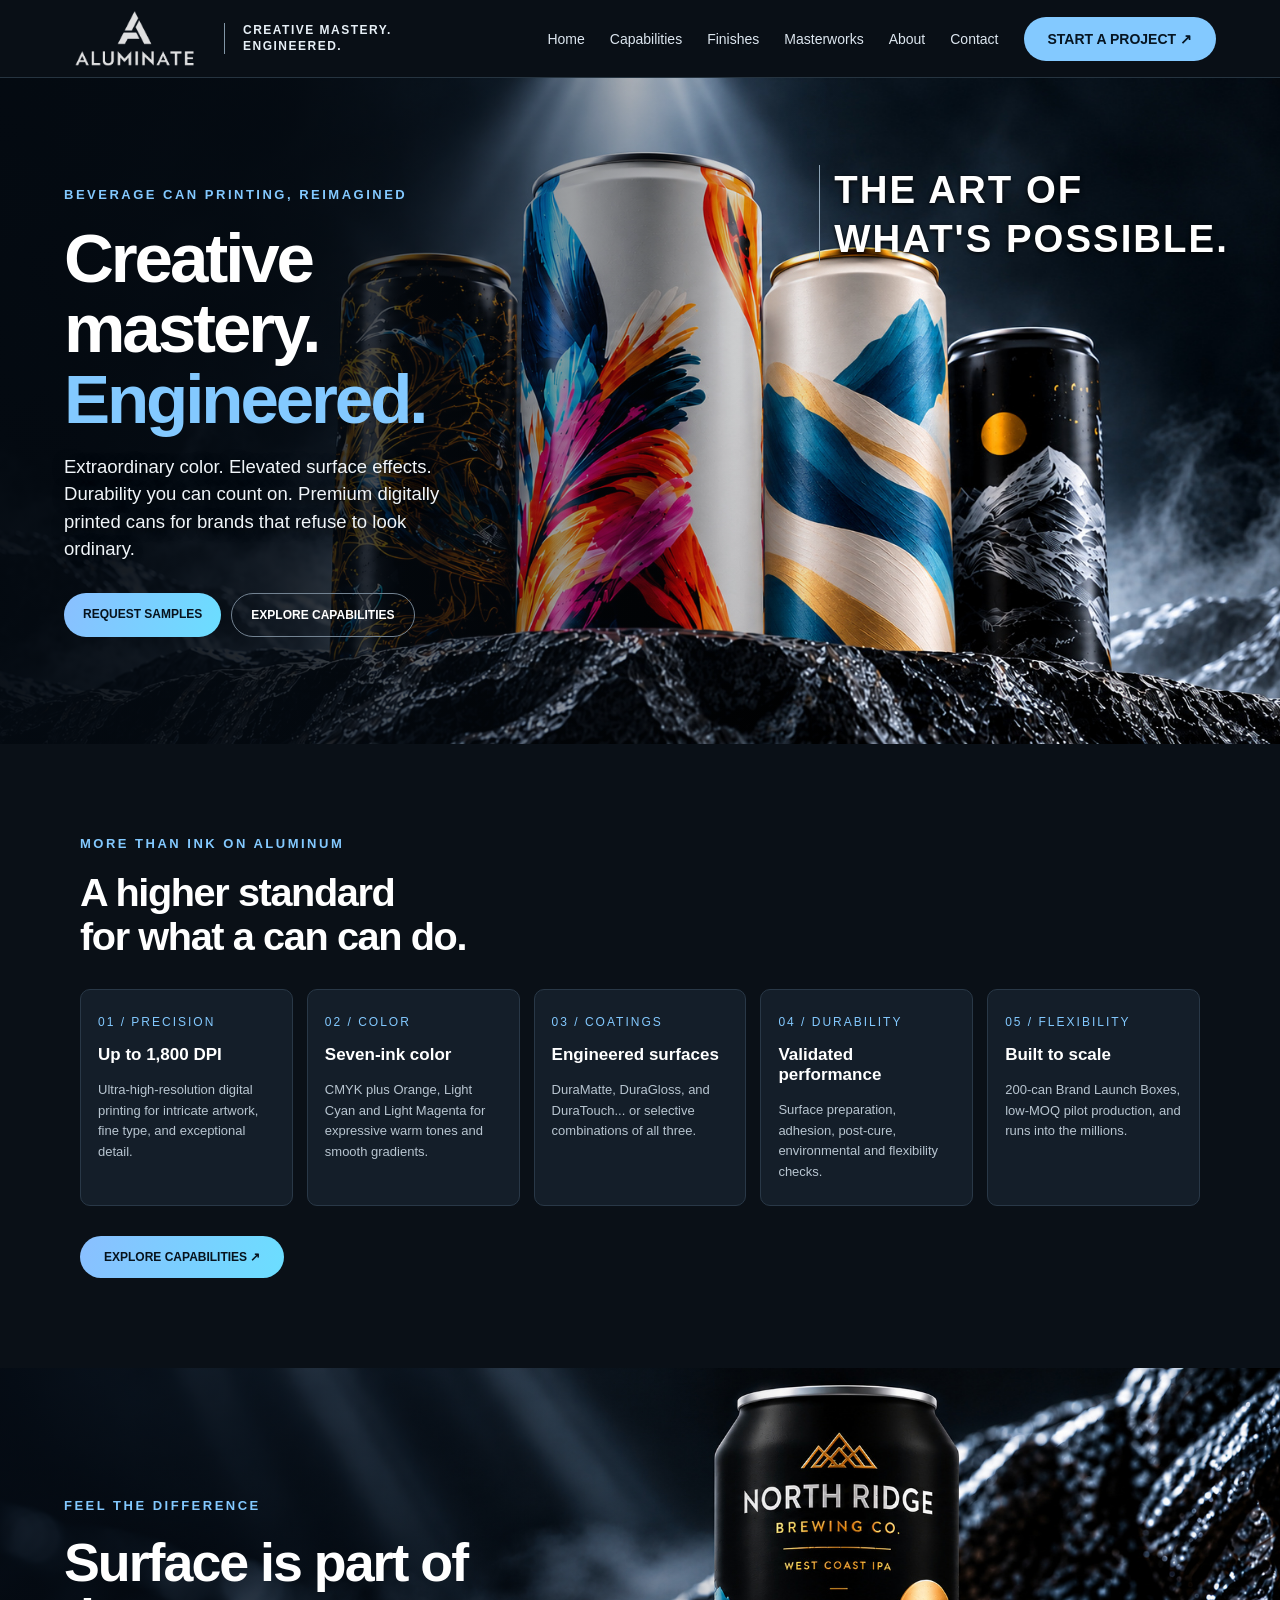
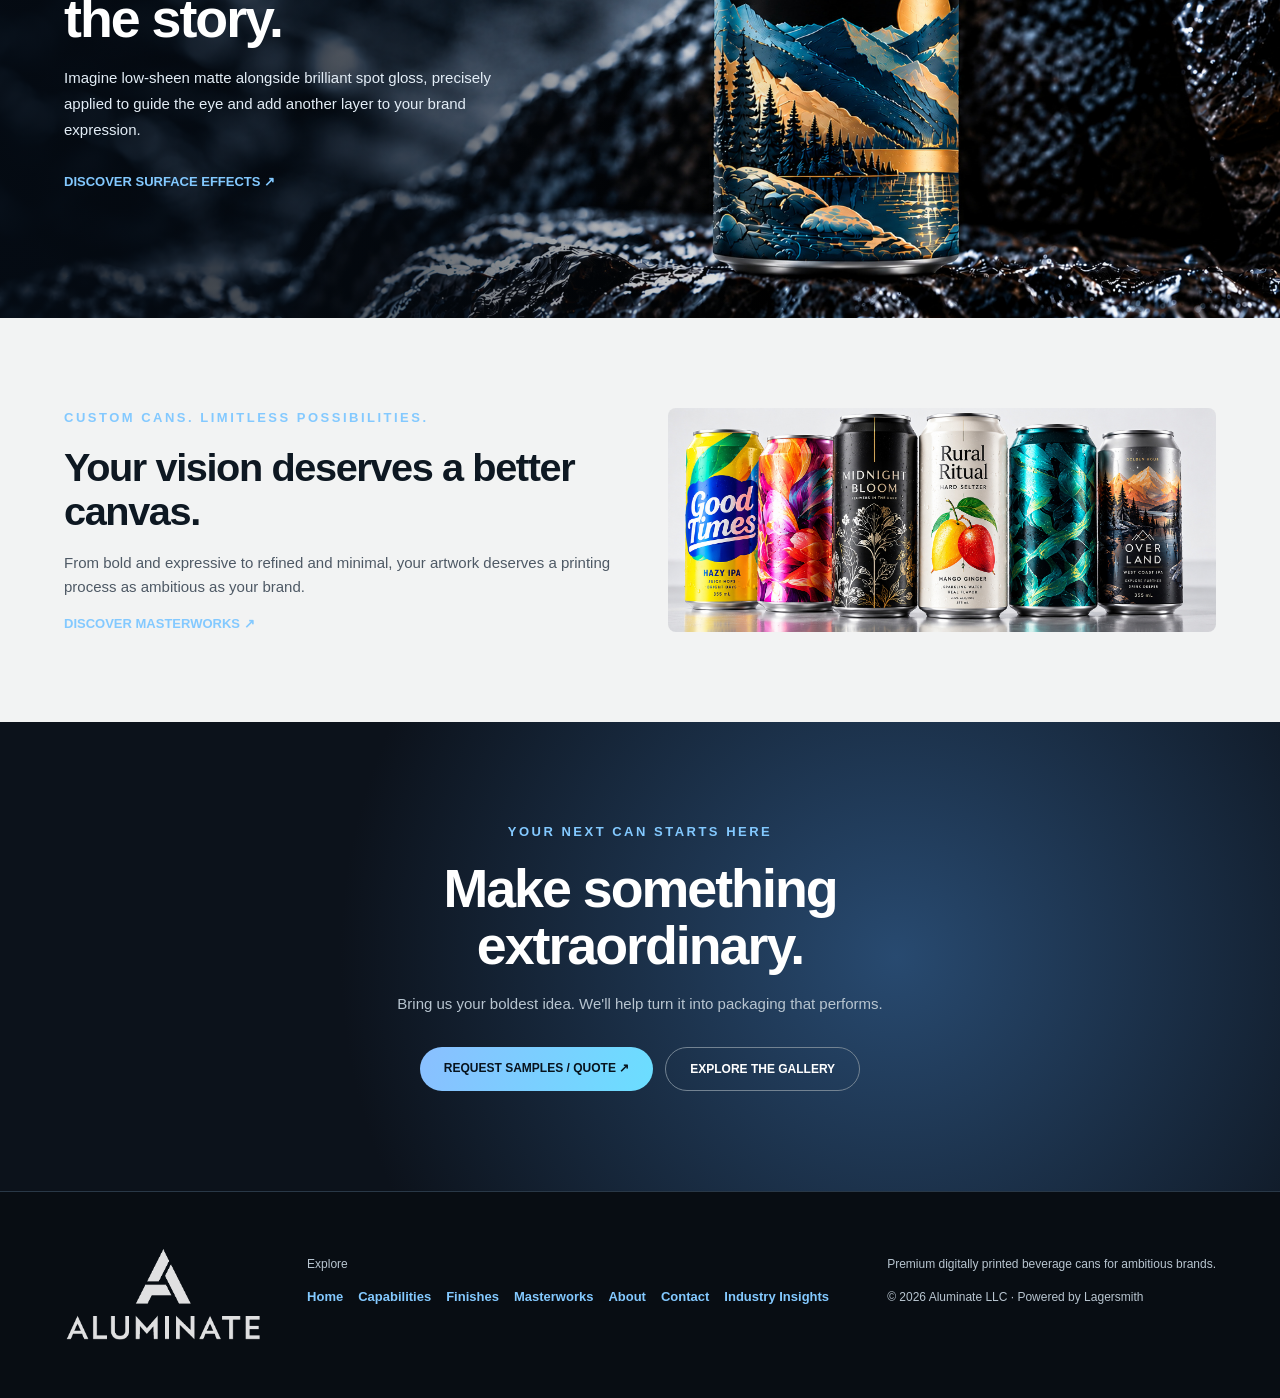
<file: index.html>
<!DOCTYPE html>

<html lang="en"><head><meta charset="utf-8"/><meta content="width=device-width,initial-scale=1" name="viewport"/><meta content="#0a1017" name="theme-color"/><meta content="Premium digitally printed aluminum beverage cans with exceptional color, DuraMatte, DuraGloss and DuraTouch finishes. Explore Aluminate can printing." name="description"/><title>Premium Digitally Printed Beverage Cans | Aluminate</title><link href="/style.css" rel="stylesheet"/><link href="https://aluminatecans.com/" rel="canonical"/><meta content="website" property="og:type"/><meta content="Aluminate" property="og:site_name"/><meta content="Premium Digitally Printed Beverage Cans | Aluminate" property="og:title"/><meta content="Premium digitally printed aluminum beverage cans with exceptional color, DuraMatte, DuraGloss and DuraTouch finishes. Explore Aluminate can printing." property="og:description"/><meta content="https://aluminatecans.com/" property="og:url"/><meta content="https://aluminatecans.com/hero-v14.jpg" property="og:image"/><meta content="summary_large_image" name="twitter:card"/><meta content="Premium Digitally Printed Beverage Cans | Aluminate" name="twitter:title"/><meta content="Premium digitally printed aluminum beverage cans with exceptional color, DuraMatte, DuraGloss and DuraTouch finishes. Explore Aluminate can printing." name="twitter:description"/><meta content="https://aluminatecans.com/hero-v14.jpg" name="twitter:image"/><script type="application/ld+json">{"@context":"https://schema.org","@graph":[{"@type":"Organization","name":"Aluminate","url":"https://aluminatecans.com/","logo":"https://aluminatecans.com/logo-dark.png"},{"@type":"WebSite","name":"Aluminate","url":"https://aluminatecans.com/"},{"@type":"WebPage","name":"Premium Digitally Printed Beverage Cans | Aluminate","url":"https://aluminatecans.com/","description":"Premium digitally printed aluminum beverage cans with exceptional color, DuraMatte, DuraGloss and DuraTouch finishes. Explore Aluminate can printing."}]}</script></head><body data-page="home"><div id="header"></div><main><section aria-label="Aluminate premium printed cans" class="hero hero-v14"><div class="hero-shade"></div><div class="hero-copy"><span class="eyebrow">BEVERAGE CAN PRINTING, REIMAGINED</span><h1>Creative<br/>mastery.<br/><em>Engineered.</em></h1><p>Extraordinary color. Elevated surface effects. Durability you can count on. Premium digitally printed cans for brands that refuse to look ordinary.</p><div class="actions"><a class="btn" href="/contact/">REQUEST SAMPLES</a><a class="btn secondary" href="/capabilities/">EXPLORE CAPABILITIES</a></div></div><div class="hero-artline">THE ART OF<br/>WHAT'S POSSIBLE.</div></section>
<section class="section"><div class="wide"><span class="eyebrow">MORE THAN INK ON ALUMINUM</span><h2>A higher standard<br/>for what a can can do.</h2><div class="grid5 cap-summary-grid"><div class="tile"><span class="number">01 / PRECISION</span><b>Up to 1,800 DPI</b><p>Ultra-high-resolution digital printing for intricate artwork, fine type, and exceptional detail.</p></div><div class="tile"><span class="number">02 / COLOR</span><b>Seven-ink color</b><p>CMYK plus Orange, Light Cyan and Light Magenta for expressive warm tones and smooth gradients.</p></div><div class="tile"><span class="number">03 / COATINGS</span><b>Engineered surfaces</b><p>DuraMatte, DuraGloss, and DuraTouch... or selective combinations of all three.</p></div><div class="tile"><span class="number">04 / DURABILITY</span><b>Validated performance</b><p>Surface preparation, adhesion, post-cure, environmental and flexibility checks.</p></div><div class="tile"><span class="number">05 / FLEXIBILITY</span><b>Built to scale</b><p>200-can Brand Launch Boxes, low-MOQ pilot production, and runs into the millions.</p></div></div><div class="actions"><a class="btn" href="/capabilities/">EXPLORE CAPABILITIES ↗</a></div></div></section>
<section aria-label="Feel the difference" class="feel-v14"><div class="feel-shade"></div><div class="feel-copy"><span class="eyebrow">FEEL THE DIFFERENCE</span><h2>Surface is part of the story.</h2><p>Imagine low-sheen matte alongside brilliant spot gloss, precisely applied to guide the eye and add another layer to your brand expression.</p><a class="link" href="/finishes/">DISCOVER SURFACE EFFECTS ↗</a></div></section>
<section class="section light"><div class="grid2"><div><span class="eyebrow" style="color:#83c9ff">CUSTOM CANS. LIMITLESS POSSIBILITIES.</span><h2>Your vision deserves a better canvas.</h2><p>From bold and expressive to refined and minimal, your artwork deserves a printing process as ambitious as your brand.</p><a class="link" href="/masterworks/">DISCOVER MASTERWORKS ↗</a></div><img alt="Six high-detail creatively printed beverage cans" class="photo" decoding="async" loading="lazy" src="/custom-cans-v14.jpg"/></div></section>
<section class="banner"><span class="eyebrow">YOUR NEXT CAN STARTS HERE</span><h2>Make something<br/>extraordinary.</h2><p>Bring us your boldest idea. We'll help turn it into packaging that performs.</p><div class="actions" style="justify-content:center"><a class="btn" href="/contact/">REQUEST SAMPLES / QUOTE ↗</a><a class="btn secondary" href="/masterworks/">EXPLORE THE GALLERY</a></div></section></main><div id="footer"></div><script src="/site.js"></script></body></html>
</file>
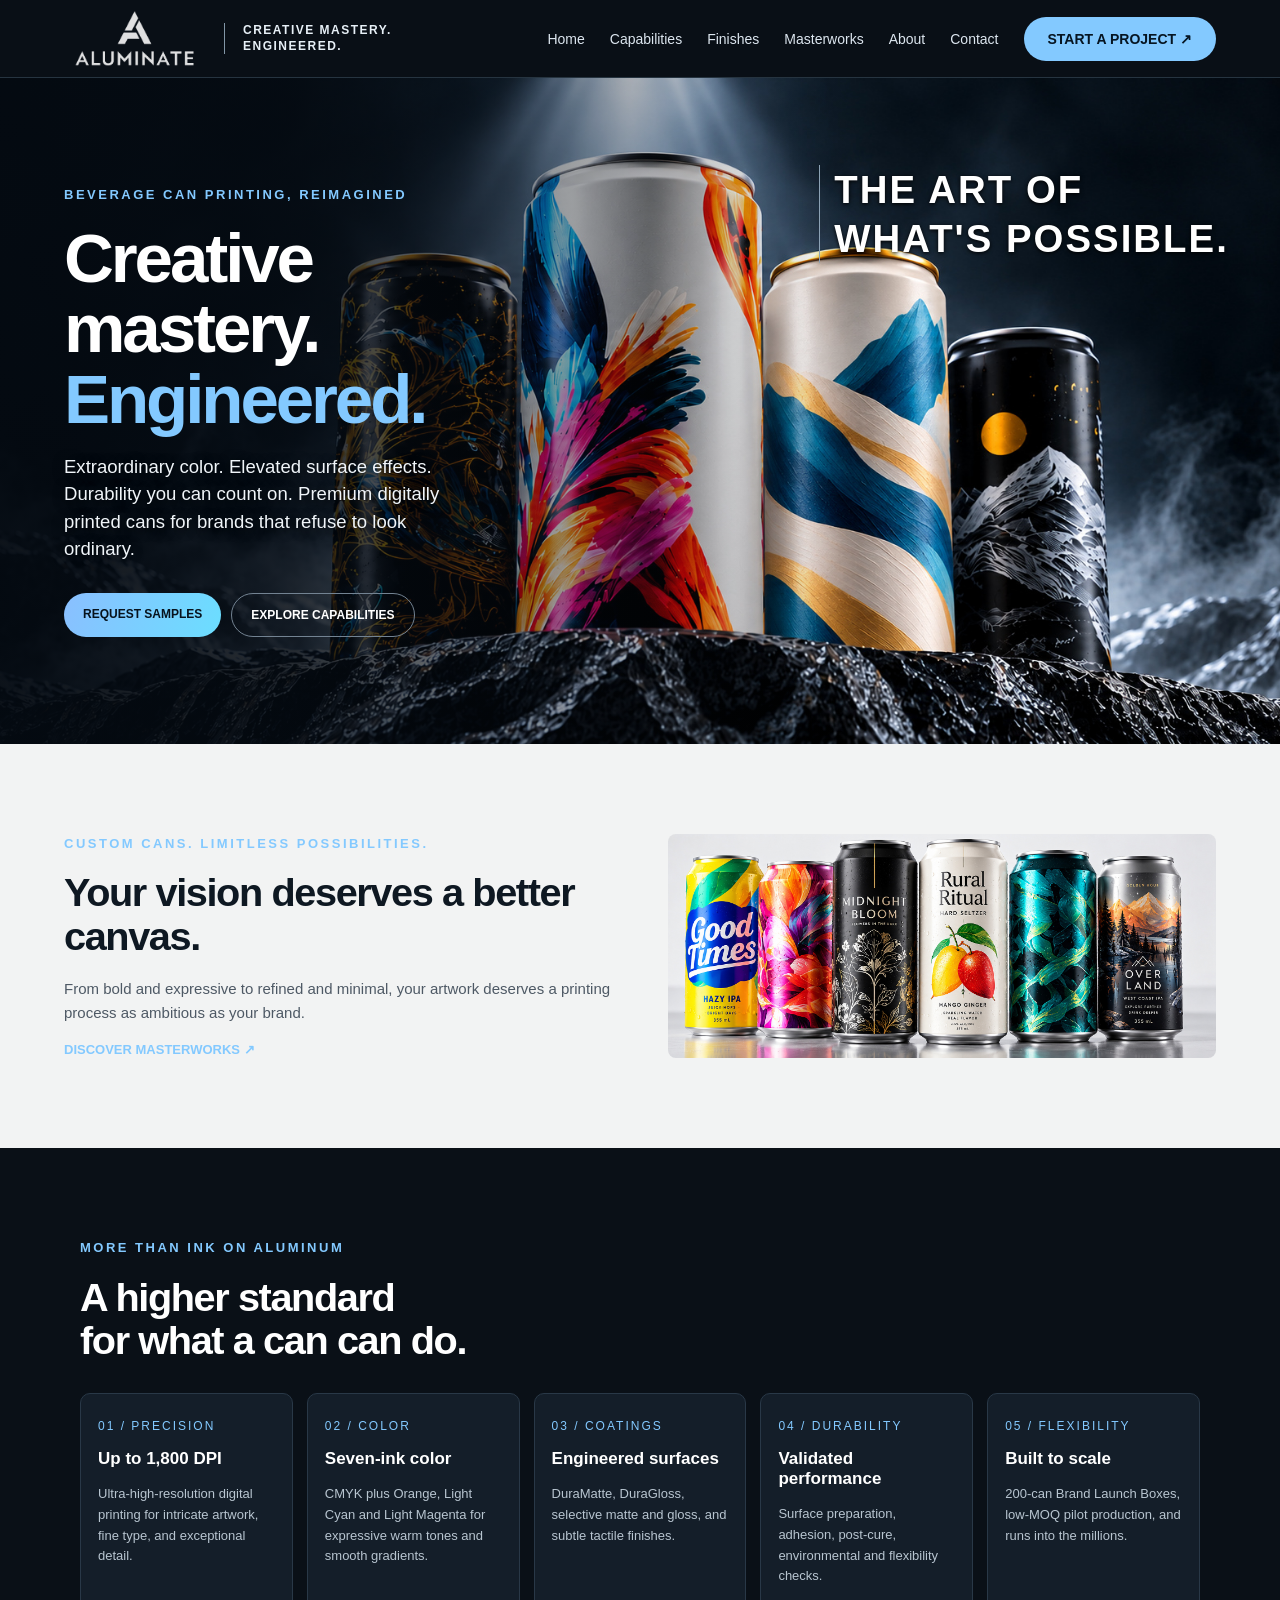
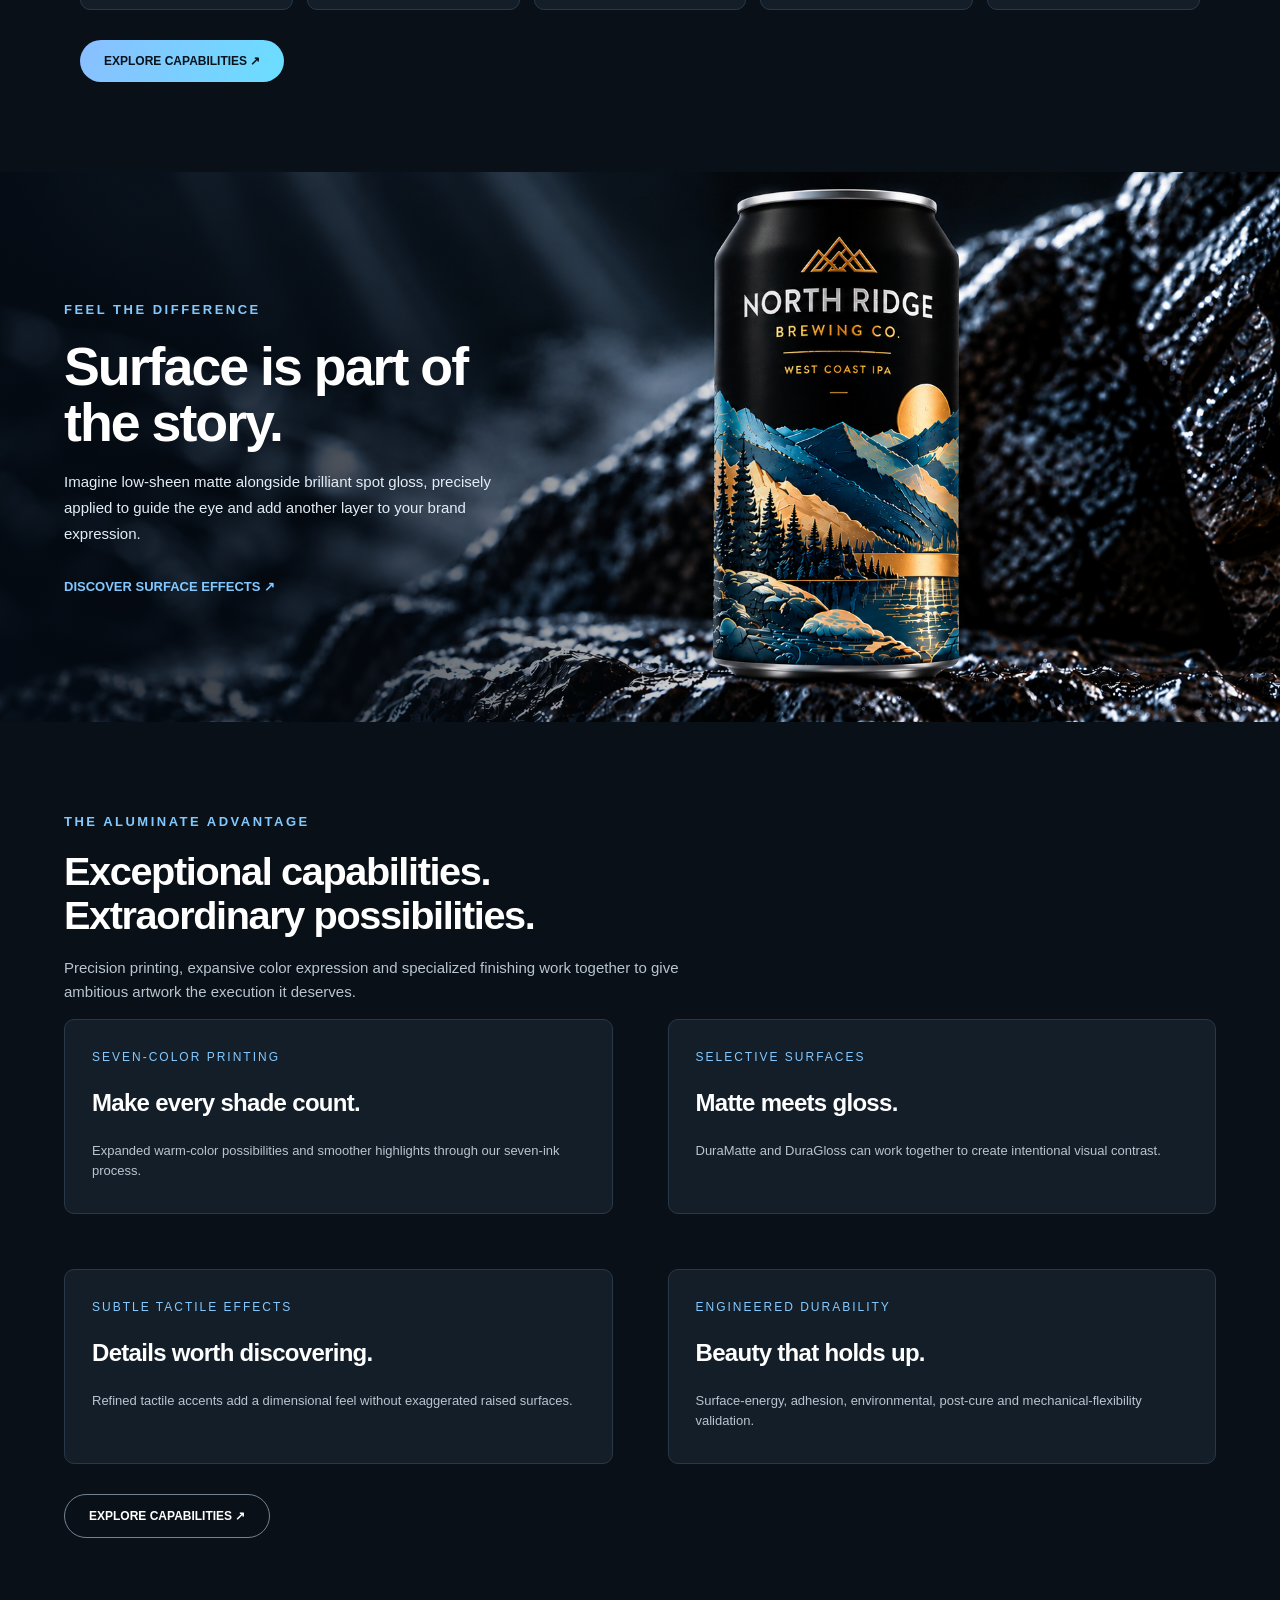
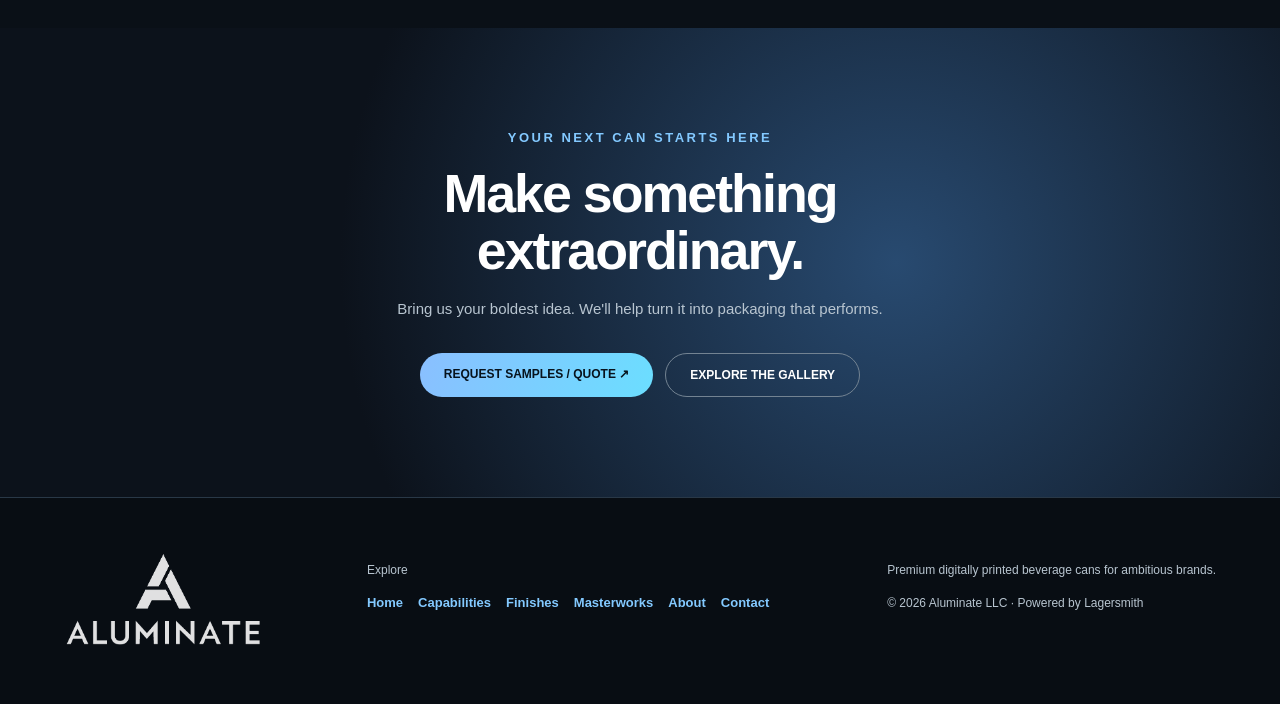
<file: Aluminate_Website_v1.13_Revision_02/index.html>
<!DOCTYPE html>
<html lang="en"><head><meta charset="utf-8"/><meta content="width=device-width,initial-scale=1" name="viewport"/><meta content="#0a1017" name="theme-color"/><meta content="Aluminate premium digital beverage can printing, dimensional finishes, durable decoration and creative freedom." name="description"/><title>Creative Mastery. Engineered. | Aluminate</title><link href="style.css" rel="stylesheet"/></head><body data-page="home"><div id="header"></div><main><section aria-label="Aluminate premium printed cans" class="hero hero-v14"><div class="hero-shade"></div><div class="hero-copy"><span class="eyebrow">BEVERAGE CAN PRINTING, REIMAGINED</span><h1>Creative<br/>mastery.<br/><em>Engineered.</em></h1><p>Extraordinary color. Elevated surface effects. Durability you can count on. Premium digitally printed cans for brands that refuse to look ordinary.</p><div class="actions"><a class="btn" href="contact.html">REQUEST SAMPLES</a><a class="btn secondary" href="capabilities.html">EXPLORE CAPABILITIES</a></div></div><div class="hero-artline">THE ART OF<br/>WHAT'S POSSIBLE.</div></section>
<section class="section light"><div class="grid2"><div><span class="eyebrow" style="color:#83c9ff">CUSTOM CANS. LIMITLESS POSSIBILITIES.</span><h2>Your vision deserves a better canvas.</h2><p>From bold and expressive to refined and minimal, your artwork deserves a printing process as ambitious as your brand.</p><a class="link" href="masterworks.html">DISCOVER MASTERWORKS ↗</a></div><img alt="Six high-detail creatively printed beverage cans" class="photo" src="custom-cans-v14.jpg"/></div></section>
<section class="section"><div class="wide"><span class="eyebrow">MORE THAN INK ON ALUMINUM</span><h2>A higher standard<br/>for what a can can do.</h2><div class="grid5 cap-summary-grid"><div class="tile"><span class="number">01 / PRECISION</span><b>Up to 1,800 DPI</b><p>Ultra-high-resolution digital printing for intricate artwork, fine type, and exceptional detail.</p></div><div class="tile"><span class="number">02 / COLOR</span><b>Seven-ink color</b><p>CMYK plus Orange, Light Cyan and Light Magenta for expressive warm tones and smooth gradients.</p></div><div class="tile"><span class="number">03 / COATINGS</span><b>Engineered surfaces</b><p>DuraMatte, DuraGloss, selective matte and gloss, and subtle tactile finishes.</p></div><div class="tile"><span class="number">04 / DURABILITY</span><b>Validated performance</b><p>Surface preparation, adhesion, post-cure, environmental and flexibility checks.</p></div><div class="tile"><span class="number">05 / FLEXIBILITY</span><b>Built to scale</b><p>200-can Brand Launch Boxes, low-MOQ pilot production, and runs into the millions.</p></div></div><div class="actions"><a class="btn" href="capabilities.html">EXPLORE CAPABILITIES ↗</a></div></div></section>
<section aria-label="Feel the difference" class="feel-v14"><div class="feel-shade"></div><div class="feel-copy"><span class="eyebrow">FEEL THE DIFFERENCE</span><h2>Surface is part of the story.</h2><p>Imagine low-sheen matte alongside brilliant spot gloss, precisely applied to guide the eye and add another layer to your brand expression.</p><a class="link" href="finishes.html">DISCOVER SURFACE EFFECTS ↗</a></div></section>
<section class="section"><span class="eyebrow">THE ALUMINATE ADVANTAGE</span><h2>Exceptional capabilities.<br/>Extraordinary possibilities.</h2><p>Precision printing, expansive color expression and specialized finishing work together to give ambitious artwork the execution it deserves.</p><div class="grid2"><div class="tile technology-card"><span class="number">SEVEN-COLOR PRINTING</span><h3>Make every shade count.</h3><p>Expanded warm-color possibilities and smoother highlights through our seven-ink process.</p></div><div class="tile technology-card"><span class="number">SELECTIVE SURFACES</span><h3>Matte meets gloss.</h3><p>DuraMatte and DuraGloss can work together to create intentional visual contrast.</p></div><div class="tile technology-card"><span class="number">SUBTLE TACTILE EFFECTS</span><h3>Details worth discovering.</h3><p>Refined tactile accents add a dimensional feel without exaggerated raised surfaces.</p></div><div class="tile technology-card"><span class="number">ENGINEERED DURABILITY</span><h3>Beauty that holds up.</h3><p>Surface-energy, adhesion, environmental, post-cure and mechanical-flexibility validation.</p></div></div><div class="actions"><a class="btn secondary" href="capabilities.html">EXPLORE CAPABILITIES ↗</a></div></section><section class="banner"><span class="eyebrow">YOUR NEXT CAN STARTS HERE</span><h2>Make something<br/>extraordinary.</h2><p>Bring us your boldest idea. We'll help turn it into packaging that performs.</p><div class="actions" style="justify-content:center"><a class="btn" href="contact.html">REQUEST SAMPLES / QUOTE ↗</a><a class="btn secondary" href="masterworks.html">EXPLORE THE GALLERY</a></div></section></main><div id="footer"></div><script src="site.js"></script></body></html>
</file>
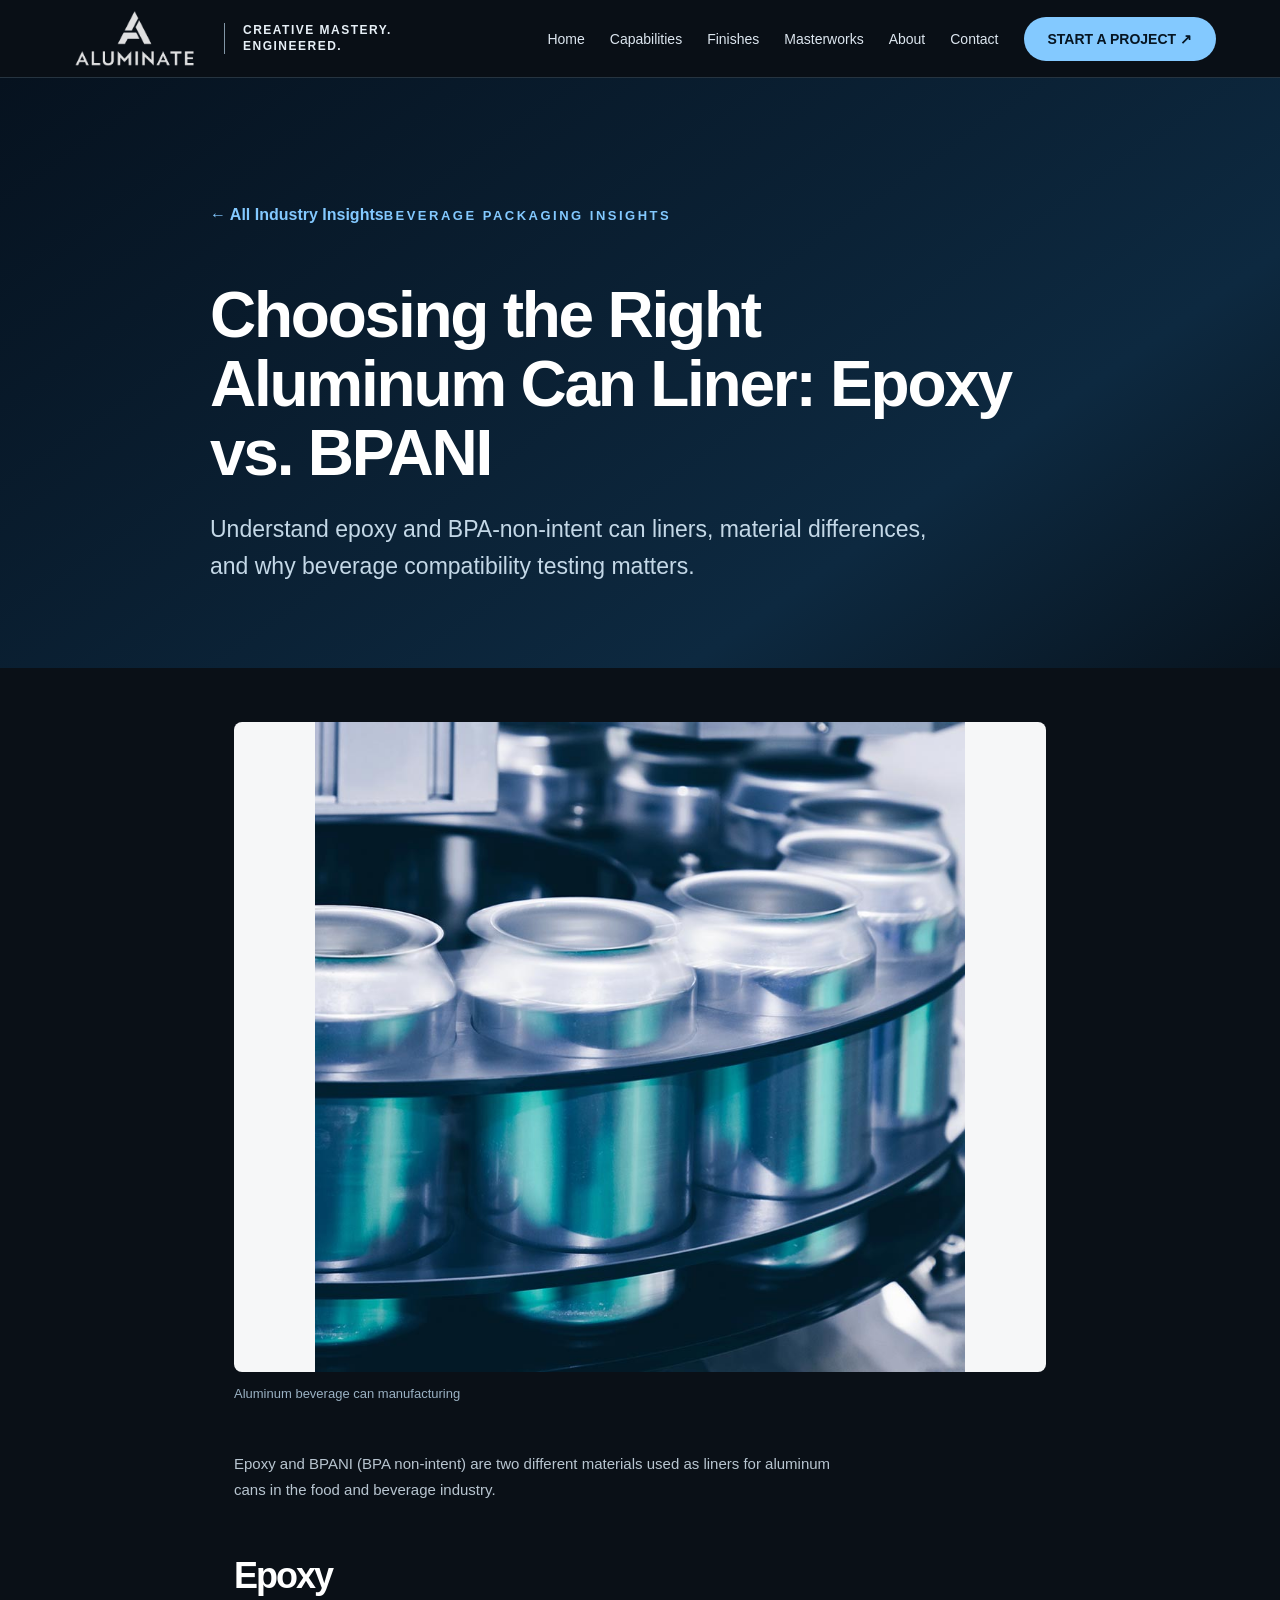
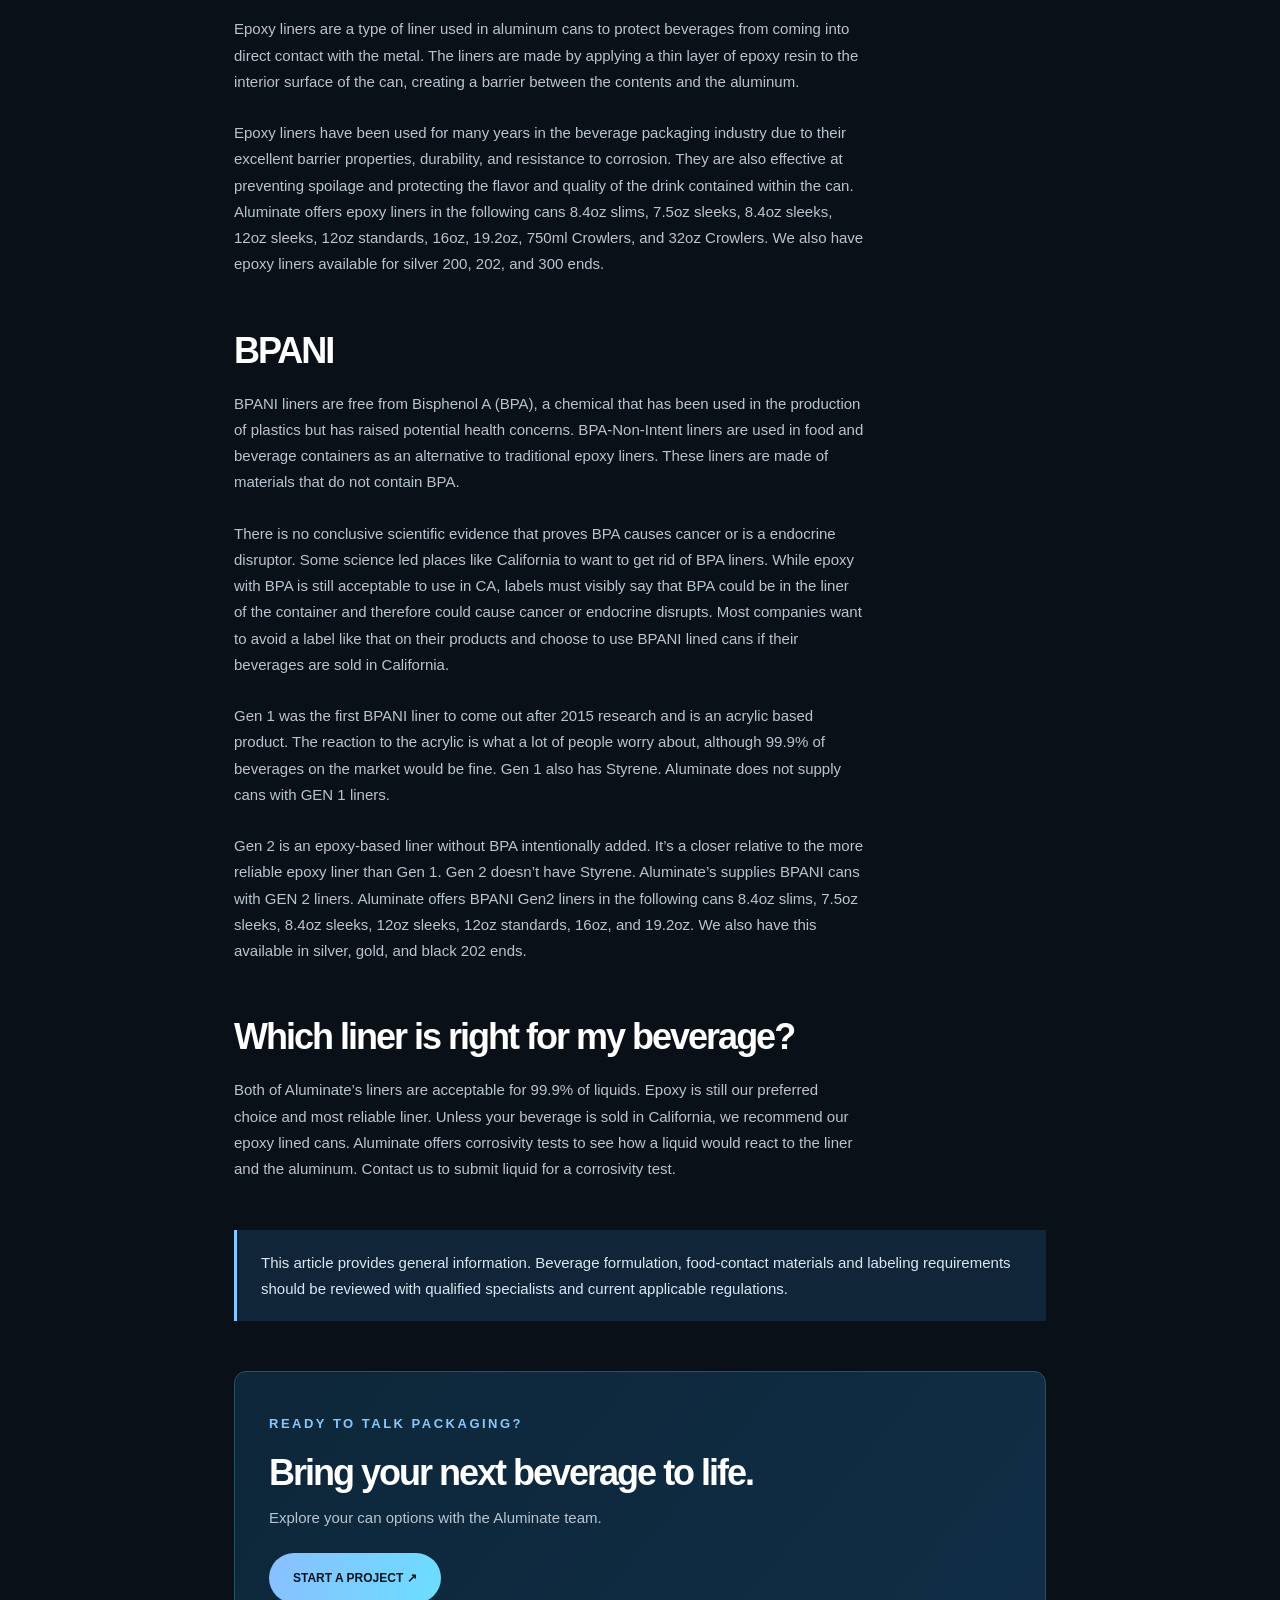
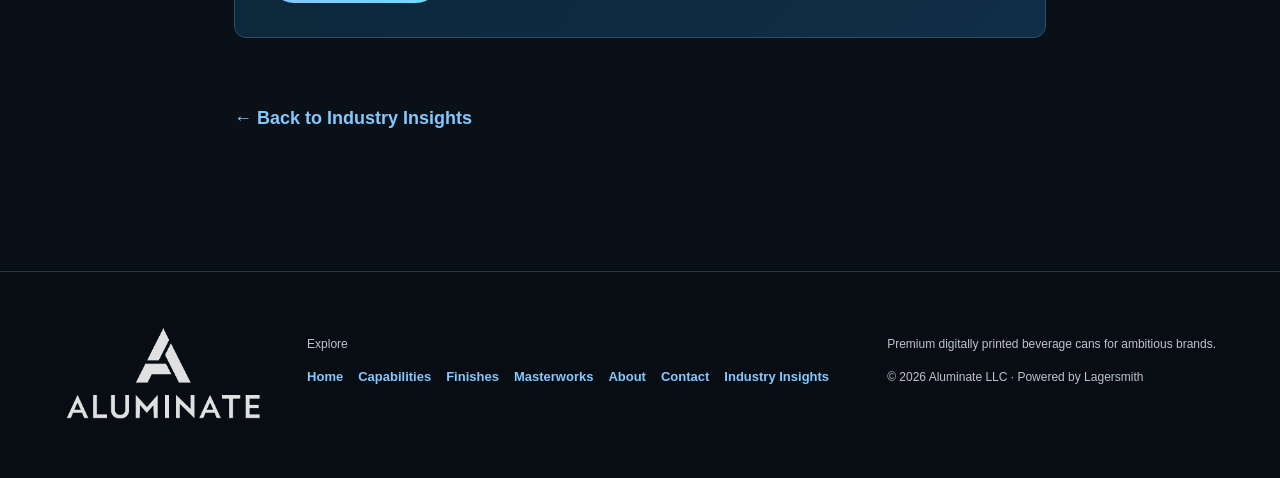
<file: choosing-the-right-aluminum-can-liner/index.html>
<!doctype html><html lang="en"><head><meta charset="utf-8"><meta name="viewport" content="width=device-width,initial-scale=1"><meta name="theme-color" content="#0a1017"><base href="/"><title>Choosing the Right Aluminum Can Liner: Epoxy vs. BPANI | Aluminate</title><meta name="description" content="Compare epoxy and BPANI beverage can liners, learn about Gen 1 and Gen 2 formulations, and explore liner compatibility testing."><link rel="canonical" href="https://aluminatecans.com/choosing-the-right-aluminum-can-liner/"><meta property="og:type" content="article"><meta property="og:title" content="Choosing the Right Aluminum Can Liner: Epoxy vs. BPANI"><meta property="og:description" content="Compare epoxy and BPANI beverage can liners, learn about Gen 1 and Gen 2 formulations, and explore liner compatibility testing."><meta property="og:url" content="https://aluminatecans.com/choosing-the-right-aluminum-can-liner/"><meta property="og:image" content="https://aluminatecans.com/industry-insights/aluminum-can-liner-production.jpg"><meta name="twitter:card" content="summary_large_image"><link rel="stylesheet" href="/style.css"><link rel="stylesheet" href="/insights.css"><script type="application/ld+json">{"@context": "https://schema.org", "@type": "BlogPosting", "headline": "Choosing the Right Aluminum Can Liner: Epoxy vs. BPANI", "description": "Compare epoxy and BPANI beverage can liners, learn about Gen 1 and Gen 2 formulations, and explore liner compatibility testing.", "mainEntityOfPage": {"@type": "WebPage", "@id": "https://aluminatecans.com/choosing-the-right-aluminum-can-liner/"}, "url": "https://aluminatecans.com/choosing-the-right-aluminum-can-liner/", "image": "https://aluminatecans.com/industry-insights/aluminum-can-liner-production.jpg", "author": {"@type": "Organization", "name": "Aluminate"}, "publisher": {"@type": "Organization", "name": "Aluminate", "url": "https://aluminatecans.com"}}</script></head><body data-page="insights"><div id="header"></div><main><section class="article-head"><div class="article-container"><a class="article-back" href="/industry-insights/">← All Industry Insights</a><span class="eyebrow">BEVERAGE PACKAGING INSIGHTS</span><h1>Choosing the Right Aluminum Can Liner: Epoxy vs. BPANI</h1><p class="article-deck">Understand epoxy and BPA-non-intent can liners, material differences, and why beverage compatibility testing matters.</p></div></section><article class="article-container article-body"><figure class="article-figure"><img src="/industry-insights/aluminum-can-liner-production.jpg" alt="Unprinted aluminum beverage cans moving through an industrial can manufacturing line" loading="eager"><figcaption>Aluminum beverage can manufacturing</figcaption></figure><p>Epoxy and BPANI (BPA non-intent) are two different materials used as liners for aluminum cans in the food and beverage industry.</p><h2>Epoxy</h2><p>Epoxy liners are a type of liner used in aluminum cans to protect beverages from coming into direct contact with the metal. The liners are made by applying a thin layer of epoxy resin to the interior surface of the can, creating a barrier between the contents and the aluminum.</p><p>Epoxy liners have been used for many years in the beverage packaging industry due to their excellent barrier properties, durability, and resistance to corrosion. They are also effective at preventing spoilage and protecting the flavor and quality of the drink contained within the can. Aluminate offers epoxy liners in the following cans 8.4oz slims, 7.5oz sleeks, 8.4oz sleeks, 12oz sleeks, 12oz standards, 16oz, 19.2oz, 750ml Crowlers, and 32oz Crowlers. We also have epoxy liners available for silver 200, 202, and 300 ends.</p><h2>BPANI</h2><p>BPANI liners are free from Bisphenol A (BPA), a chemical that has been used in the production of plastics but has raised potential health concerns. BPA-Non-Intent liners are used in food and beverage containers as an alternative to traditional epoxy liners. These liners are made of materials that do not contain BPA.</p><p>There is no conclusive scientific evidence that proves BPA causes cancer or is a endocrine disruptor. Some science led places like California to want to get rid of BPA liners. While epoxy with BPA is still acceptable to use in CA, labels must visibly say that BPA could be in the liner of the container and therefore could cause cancer or endocrine disrupts. Most companies want to avoid a label like that on their products and choose to use BPANI lined cans if their beverages are sold in California.</p><p>Gen 1 was the first BPANI liner to come out after 2015 research and is an acrylic based product. The reaction to the acrylic is what a lot of people worry about, although 99.9% of beverages on the market would be fine. Gen 1 also has Styrene. Aluminate does not supply cans with GEN 1 liners.</p><p>Gen 2 is an epoxy-based liner without BPA intentionally added. It’s a closer relative to the more reliable epoxy liner than Gen 1. Gen 2 doesn’t have Styrene. Aluminate’s supplies BPANI cans with GEN 2 liners. Aluminate offers BPANI Gen2 liners in the following cans 8.4oz slims, 7.5oz sleeks, 8.4oz sleeks, 12oz sleeks, 12oz standards, 16oz, and 19.2oz. We also have this available in silver, gold, and black 202 ends.</p><h2>Which liner is right for my beverage?</h2><p>Both of Aluminate’s liners are acceptable for 99.9% of liquids. Epoxy is still our preferred choice and most reliable liner. Unless your beverage is sold in California, we recommend our epoxy lined cans. Aluminate offers corrosivity tests to see how a liquid would react to the liner and the aluminum. Contact us to submit liquid for a corrosivity test.</p><div class="article-note">This article provides general information. Beverage formulation, food-contact materials and labeling requirements should be reviewed with qualified specialists and current applicable regulations.</div><div class="article-cta"><span class="eyebrow">READY TO TALK PACKAGING?</span><h2>Bring your next beverage to life.</h2><p>Explore your can options with the Aluminate team.</p><a class="btn" href="/contact/">START A PROJECT ↗</a></div><a class="article-back" href="/industry-insights/">← Back to Industry Insights</a></article></main><div id="footer"></div><script src="/site.js"></script></body></html>
</file>
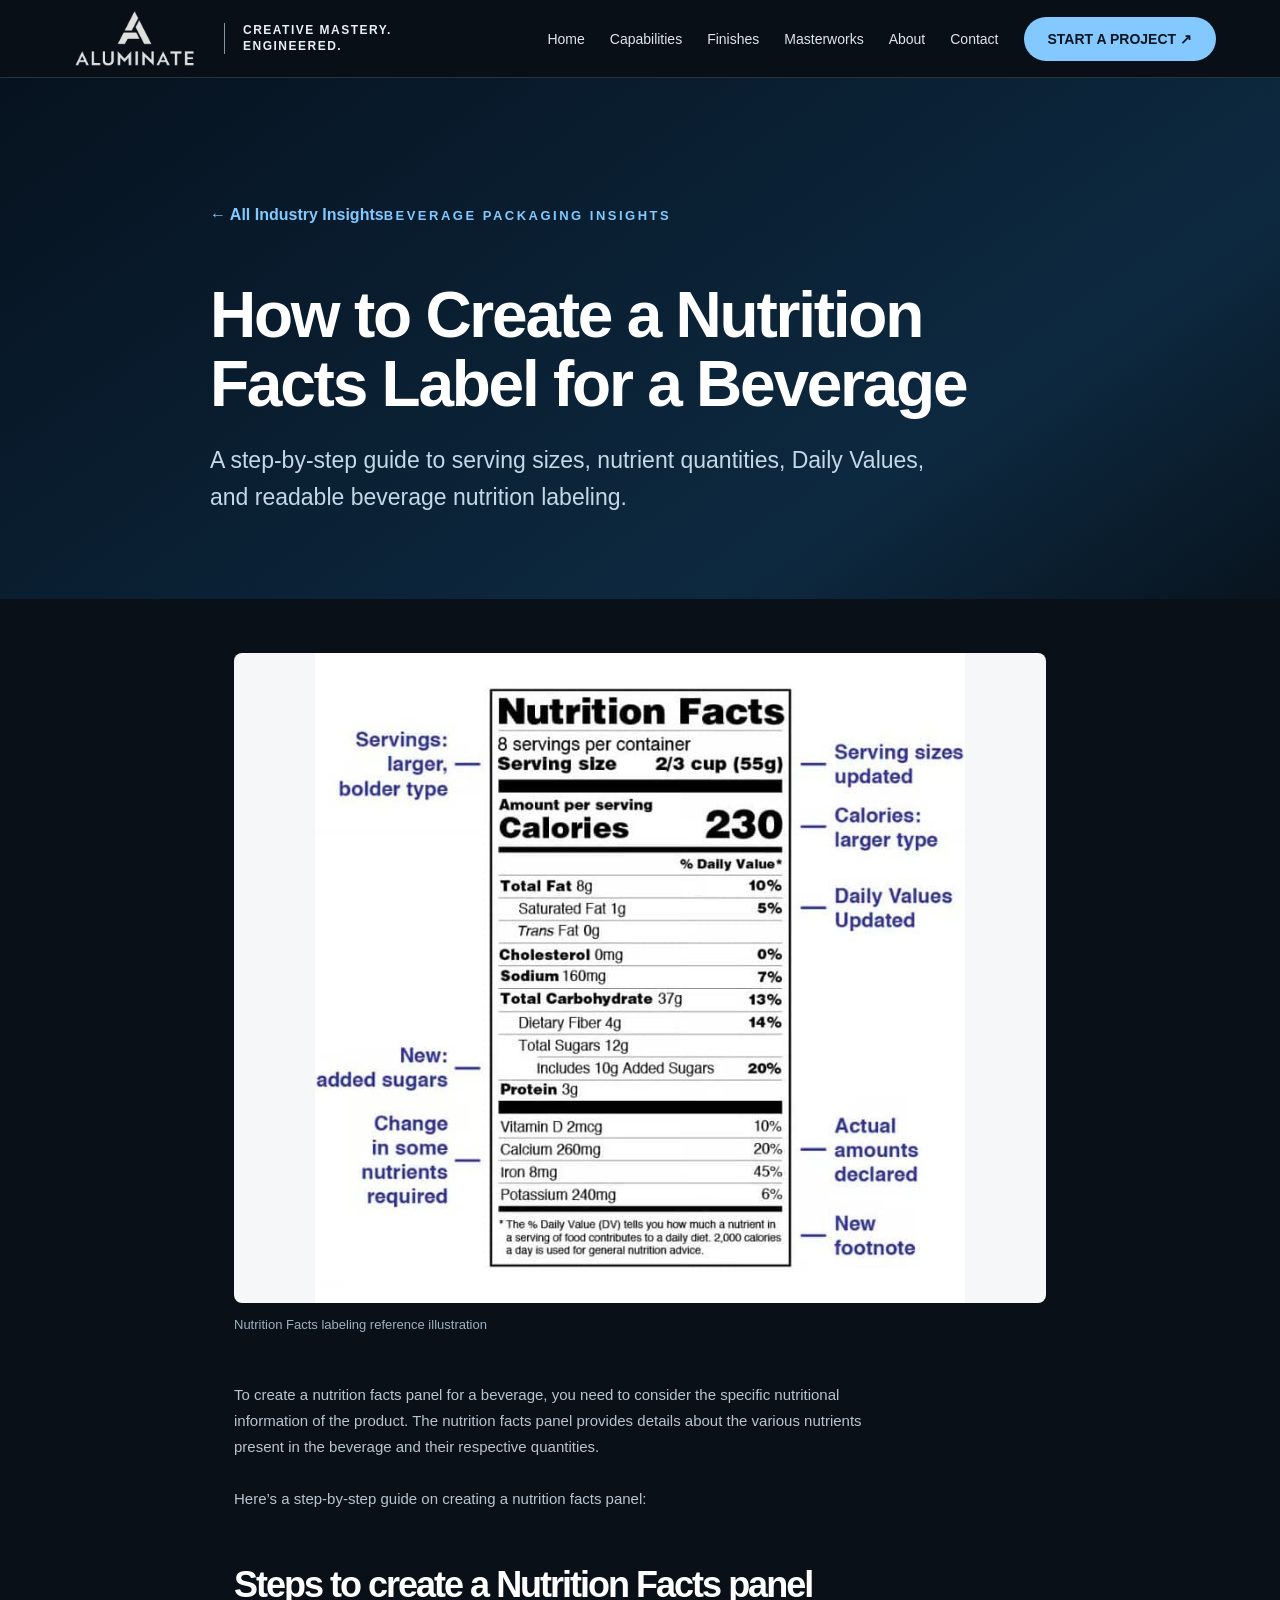
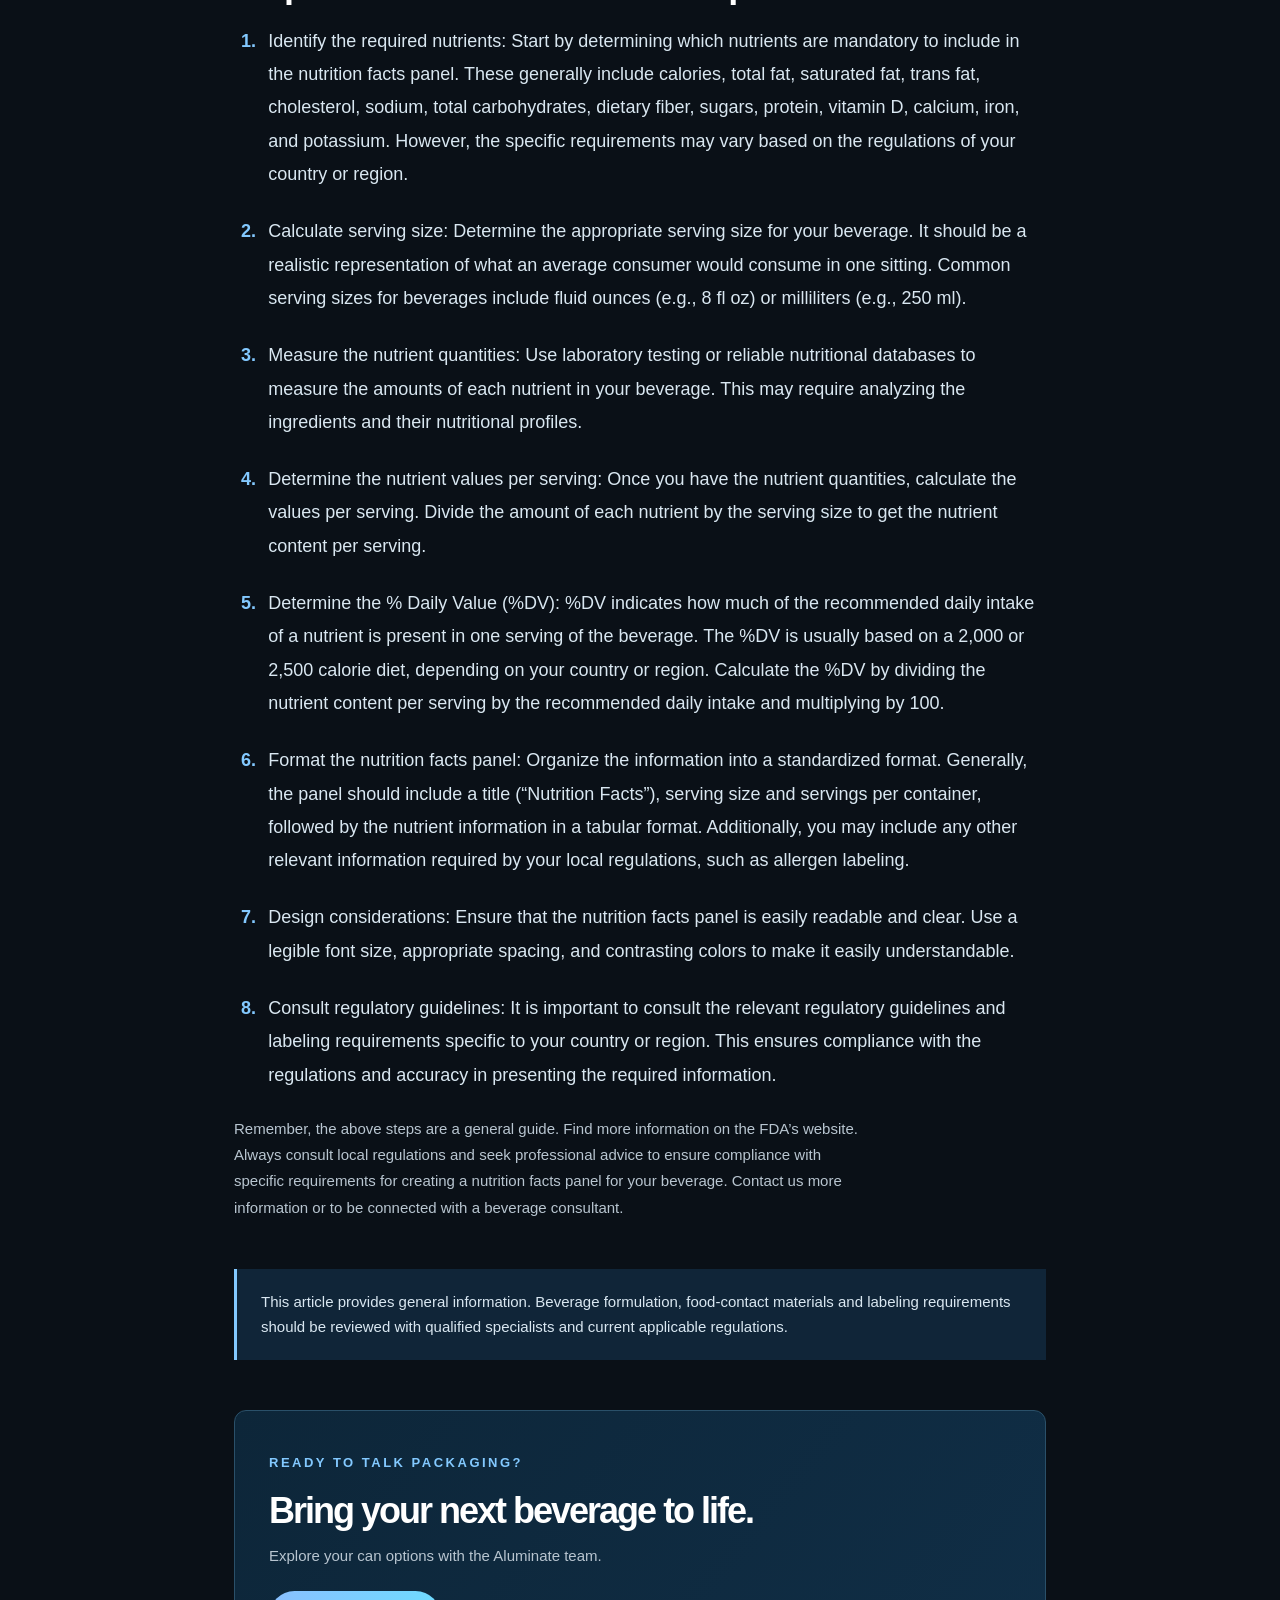
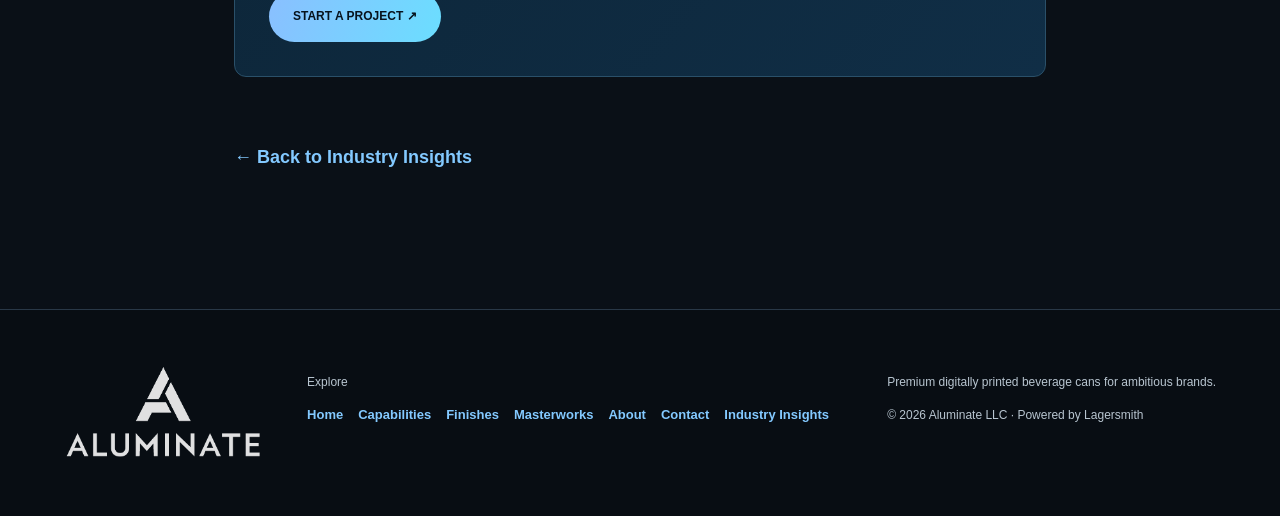
<file: how-to-create-a-nutrition-facts-label-for-a-beverage/index.html>
<!doctype html><html lang="en"><head><meta charset="utf-8"><meta name="viewport" content="width=device-width,initial-scale=1"><meta name="theme-color" content="#0a1017"><base href="/"><title>How to Create a Nutrition Facts Label for a Beverage | Aluminate</title><meta name="description" content="Learn the steps for creating a beverage Nutrition Facts label, from serving size and nutrient testing to Daily Values and label formatting."><link rel="canonical" href="https://aluminatecans.com/how-to-create-a-nutrition-facts-label-for-a-beverage/"><meta property="og:type" content="article"><meta property="og:title" content="How to Create a Nutrition Facts Label for a Beverage"><meta property="og:description" content="Learn the steps for creating a beverage Nutrition Facts label, from serving size and nutrient testing to Daily Values and label formatting."><meta property="og:url" content="https://aluminatecans.com/how-to-create-a-nutrition-facts-label-for-a-beverage/"><meta property="og:image" content="https://aluminatecans.com/industry-insights/nutrition-facts-label-guide.jpg"><meta name="twitter:card" content="summary_large_image"><link rel="stylesheet" href="/style.css"><link rel="stylesheet" href="/insights.css"><script type="application/ld+json">{"@context": "https://schema.org", "@type": "BlogPosting", "headline": "How to Create a Nutrition Facts Label for a Beverage", "description": "Learn the steps for creating a beverage Nutrition Facts label, from serving size and nutrient testing to Daily Values and label formatting.", "mainEntityOfPage": {"@type": "WebPage", "@id": "https://aluminatecans.com/how-to-create-a-nutrition-facts-label-for-a-beverage/"}, "url": "https://aluminatecans.com/how-to-create-a-nutrition-facts-label-for-a-beverage/", "image": "https://aluminatecans.com/industry-insights/nutrition-facts-label-guide.jpg", "author": {"@type": "Organization", "name": "Aluminate"}, "publisher": {"@type": "Organization", "name": "Aluminate", "url": "https://aluminatecans.com"}}</script></head><body data-page="insights"><div id="header"></div><main><section class="article-head"><div class="article-container"><a class="article-back" href="/industry-insights/">← All Industry Insights</a><span class="eyebrow">BEVERAGE PACKAGING INSIGHTS</span><h1>How to Create a Nutrition Facts Label for a Beverage</h1><p class="article-deck">A step-by-step guide to serving sizes, nutrient quantities, Daily Values, and readable beverage nutrition labeling.</p></div></section><article class="article-container article-body"><figure class="article-figure"><img src="/industry-insights/nutrition-facts-label-guide.jpg" alt="Annotated example of a Nutrition Facts panel showing serving size, calories and required nutrients" loading="eager"><figcaption>Nutrition Facts labeling reference illustration</figcaption></figure><p>To create a nutrition facts panel for a beverage, you need to consider the specific nutritional information of the product. The nutrition facts panel provides details about the various nutrients present in the beverage and their respective quantities.</p><p>Here’s a step-by-step guide on creating a nutrition facts panel:</p><h2>Steps to create a Nutrition Facts panel</h2><ol class="article-steps"><li>Identify the required nutrients: Start by determining which nutrients are mandatory to include in the nutrition facts panel. These generally include calories, total fat, saturated fat, trans fat, cholesterol, sodium, total carbohydrates, dietary fiber, sugars, protein, vitamin D, calcium, iron, and potassium. However, the specific requirements may vary based on the regulations of your country or region.</li><li>Calculate serving size: Determine the appropriate serving size for your beverage. It should be a realistic representation of what an average consumer would consume in one sitting. Common serving sizes for beverages include fluid ounces (e.g., 8 fl oz) or milliliters (e.g., 250 ml).</li><li>Measure the nutrient quantities: Use laboratory testing or reliable nutritional databases to measure the amounts of each nutrient in your beverage. This may require analyzing the ingredients and their nutritional profiles.</li><li>Determine the nutrient values per serving: Once you have the nutrient quantities, calculate the values per serving. Divide the amount of each nutrient by the serving size to get the nutrient content per serving.</li><li>Determine the % Daily Value (%DV): %DV indicates how much of the recommended daily intake of a nutrient is present in one serving of the beverage. The %DV is usually based on a 2,000 or 2,500 calorie diet, depending on your country or region. Calculate the %DV by dividing the nutrient content per serving by the recommended daily intake and multiplying by 100.</li><li>Format the nutrition facts panel: Organize the information into a standardized format. Generally, the panel should include a title (“Nutrition Facts”), serving size and servings per container, followed by the nutrient information in a tabular format. Additionally, you may include any other relevant information required by your local regulations, such as allergen labeling.</li><li>Design considerations: Ensure that the nutrition facts panel is easily readable and clear. Use a legible font size, appropriate spacing, and contrasting colors to make it easily understandable.</li><li>Consult regulatory guidelines: It is important to consult the relevant regulatory guidelines and labeling requirements specific to your country or region. This ensures compliance with the regulations and accuracy in presenting the required information.</li></ol><p>Remember, the above steps are a general guide. Find more information on the FDA’s website. Always consult local regulations and seek professional advice to ensure compliance with specific requirements for creating a nutrition facts panel for your beverage. Contact us more information or to be connected with a beverage consultant.</p><div class="article-note">This article provides general information. Beverage formulation, food-contact materials and labeling requirements should be reviewed with qualified specialists and current applicable regulations.</div><div class="article-cta"><span class="eyebrow">READY TO TALK PACKAGING?</span><h2>Bring your next beverage to life.</h2><p>Explore your can options with the Aluminate team.</p><a class="btn" href="/contact/">START A PROJECT ↗</a></div><a class="article-back" href="/industry-insights/">← Back to Industry Insights</a></article></main><div id="footer"></div><script src="/site.js"></script></body></html>
</file>
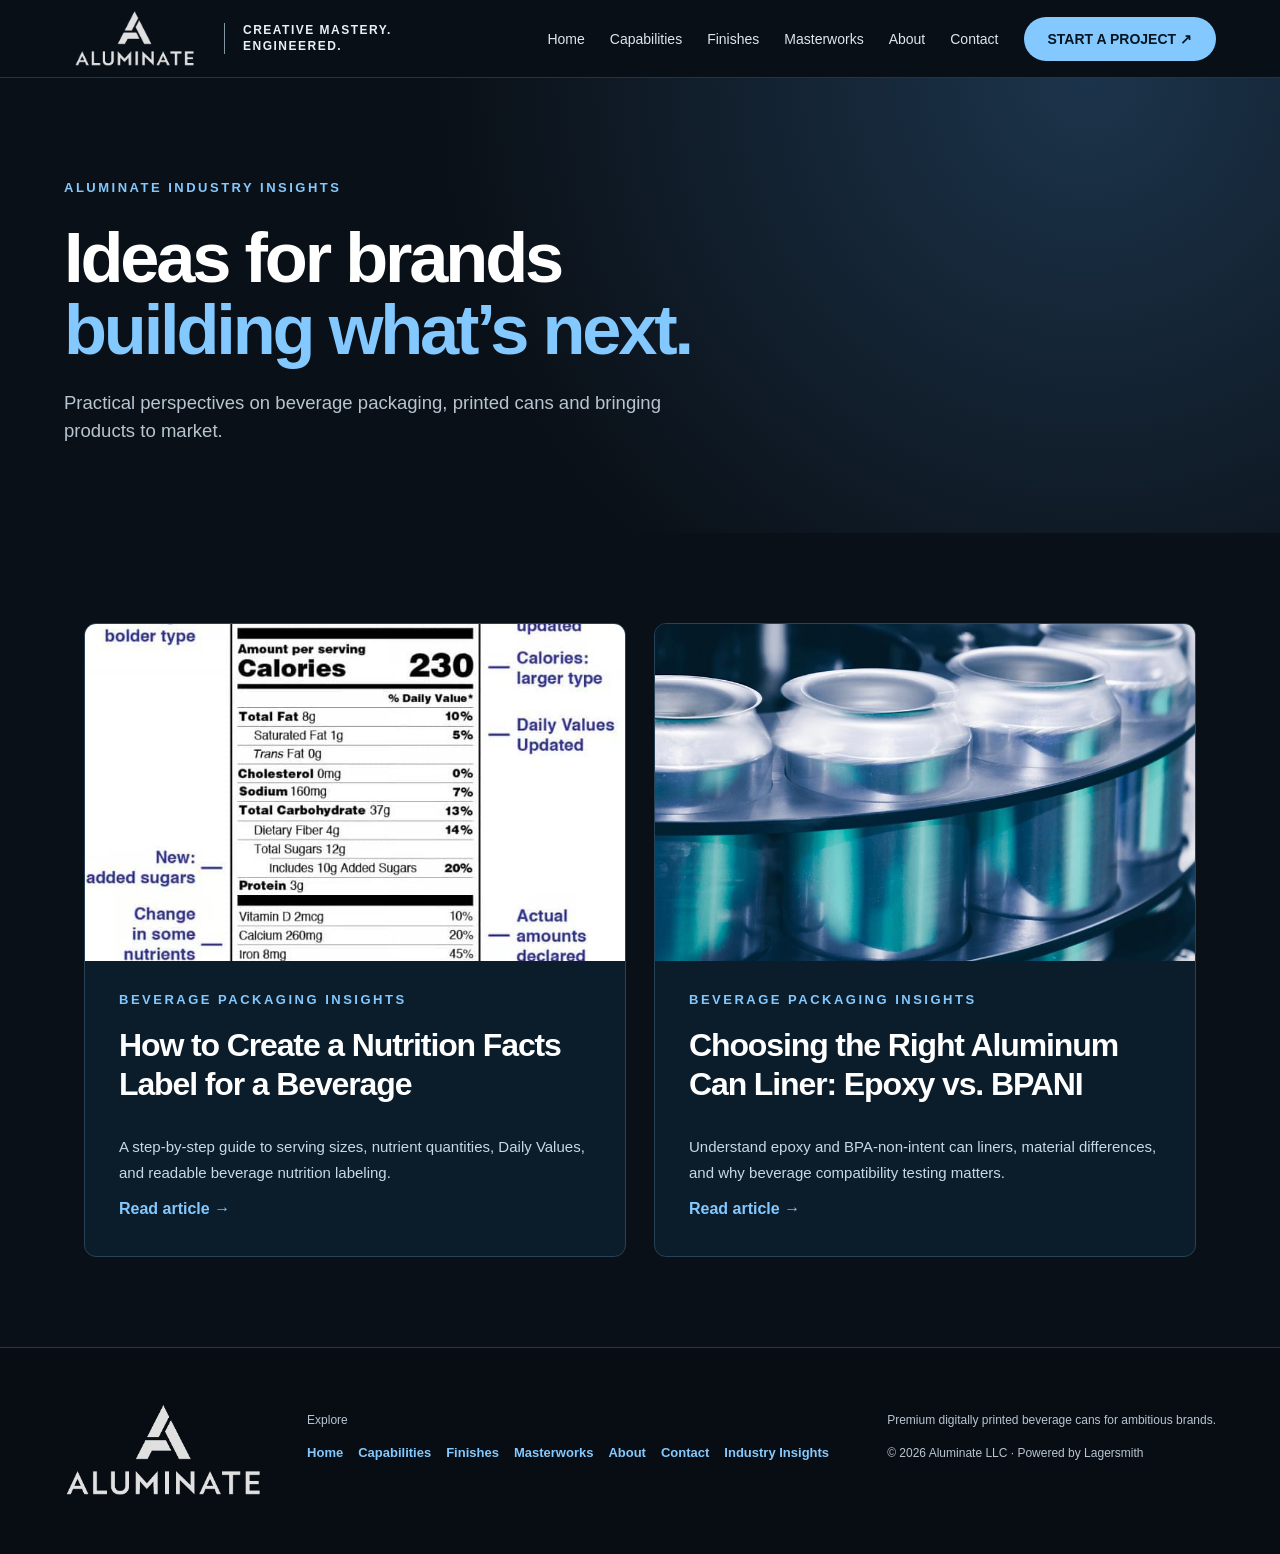
<file: industry-insights/index.html>
<!doctype html><html lang="en"><head><base href="/"><meta charset="utf-8"><meta name="viewport" content="width=device-width,initial-scale=1"><meta name="theme-color" content="#0a1017"><title>Industry Insights | Beverage Packaging Articles | Aluminate</title><meta name="description" content="Explore Aluminate Industry Insights for guidance on beverage packaging, nutrition facts labeling, aluminum can liners and custom can production."><link rel="canonical" href="https://aluminatecans.com/industry-insights/"><meta property="og:type" content="website"><meta property="og:title" content="Industry Insights | Aluminate"><meta property="og:description" content="Beverage packaging articles and resources from Aluminate."><meta property="og:url" content="https://aluminatecans.com/industry-insights/"><meta property="og:image" content="https://aluminatecans.com/hero-v14.jpg"><meta name="twitter:card" content="summary_large_image"><link rel="stylesheet" href="/style.css"><link rel="stylesheet" href="/insights.css"><script type="application/ld+json">{"@context":"https://schema.org","@type":"CollectionPage","name":"Industry Insights","url":"https://aluminatecans.com/industry-insights/","isPartOf":{"@type":"WebSite","name":"Aluminate","url":"https://aluminatecans.com/"}}</script></head><body data-page="insights"><div id="header"></div><main><section class="subhero insights-hero"><span class="eyebrow">ALUMINATE INDUSTRY INSIGHTS</span><h1>Ideas for brands<br><em>building what’s next.</em></h1><p>Practical perspectives on beverage packaging, printed cans and bringing products to market.</p></section><section class="section insights-section"><div class="insights-grid"><article class="insight-card"><a class="insight-image" href="/how-to-create-a-nutrition-facts-label-for-a-beverage/"><img src="/industry-insights/nutrition-facts-label-guide.jpg" alt="Annotated example of a Nutrition Facts panel showing serving size, calories and required nutrients" loading="lazy"></a><div class="insight-card-content"><span class="eyebrow">BEVERAGE PACKAGING INSIGHTS</span><h2><a href="/how-to-create-a-nutrition-facts-label-for-a-beverage/">How to Create a Nutrition Facts Label for a Beverage</a></h2><p>A step-by-step guide to serving sizes, nutrient quantities, Daily Values, and readable beverage nutrition labeling.</p><a class="insight-link" href="/how-to-create-a-nutrition-facts-label-for-a-beverage/">Read article →</a></div></article><article class="insight-card"><a class="insight-image" href="/choosing-the-right-aluminum-can-liner/"><img src="/industry-insights/aluminum-can-liner-production.jpg" alt="Unprinted aluminum beverage cans moving through an industrial can manufacturing line" loading="lazy"></a><div class="insight-card-content"><span class="eyebrow">BEVERAGE PACKAGING INSIGHTS</span><h2><a href="/choosing-the-right-aluminum-can-liner/">Choosing the Right Aluminum Can Liner: Epoxy vs. BPANI</a></h2><p>Understand epoxy and BPA-non-intent can liners, material differences, and why beverage compatibility testing matters.</p><a class="insight-link" href="/choosing-the-right-aluminum-can-liner/">Read article →</a></div></article></div></section></main><div id="footer"></div><script src="/site.js"></script></body></html>
</file>
<file: style.css>
:root{--bg:#0a1017;--panel:#121b25;--blue:#83c9ff;--ink:#101820;--muted:#a6b3c0;--line:#293744}*{box-sizing:border-box}html{scroll-behavior:smooth}body{margin:0;background:var(--bg);color:#fff;font-family:Inter,'Arial',sans-serif}a{color:inherit;text-decoration:none}button,input,textarea,select{font:inherit}header{height:78px;display:flex;align-items:center;justify-content:space-between;padding:0 5vw;background:#0a1017ee;position:sticky;top:0;z-index:20;border-bottom:1px solid #263440}.logo{font-size:24px;letter-spacing:5px;font-weight:800}.logo small{font-size:8px;letter-spacing:3px;display:block;color:var(--muted);margin-top:4px}nav{display:flex;gap:25px;align-items:center}nav a{font-size:12px;color:#dce6ef}nav a:hover,.link:hover{color:var(--blue)}.btn{display:inline-block;background:linear-gradient(110deg,#8abfff,#6bdeff);color:#07131d;padding:14px 24px;border:0;border-radius:30px;font-size:12px;font-weight:800;cursor:pointer}.btn.secondary{background:transparent;color:white;border:1px solid #738392}.btn:hover{filter:brightness(1.13)}.menu{display:none;background:transparent;color:white;border:0;font-size:25px}.hero{min-height:620px;display:grid;grid-template-columns:49% 51%;align-items:center;padding:70px 5vw;overflow:hidden;background:radial-gradient(circle at 76% 50%,#253c52 0%,#0a1017 55%)}.hero img{width:100%;max-height:510px;object-fit:contain;filter:drop-shadow(0 30px 35px #0009)}.eyebrow{text-transform:uppercase;font-size:10px;font-weight:800;letter-spacing:2.6px;color:var(--blue)}h1{font-size:clamp(48px,6.4vw,100px);line-height:.98;letter-spacing:-4px;margin:24px 0}h1 em{font-style:normal;color:var(--blue)}h2{font-size:clamp(34px,4.2vw,64px);line-height:1.05;letter-spacing:-2px;margin:18px 0}h3{font-size:24px;letter-spacing:-.7px}p{color:#b8c5d0;line-height:1.75;font-size:15px;max-width:630px}.actions{display:flex;gap:12px;flex-wrap:wrap;margin-top:30px}.section{padding:90px 5vw}.light{background:#f2f3f3;color:#0e1822}.light p{color:#4e5965}.grid2{display:grid;grid-template-columns:1fr 1fr;gap:55px;align-items:center}.grid3{display:grid;grid-template-columns:repeat(3,1fr);gap:18px}.grid4{display:grid;grid-template-columns:repeat(4,1fr);gap:14px}.photo{width:100%;border-radius:8px;object-fit:cover;max-height:500px}.tile{background:#141e29;border:1px solid #293847;border-radius:10px;padding:27px;min-height:180px}.tile b{display:block;font-size:17px;margin:15px 0}.tile p{font-size:13px;margin:0}.number{color:var(--blue);font-size:12px;letter-spacing:2px}.wide{max-width:1120px;margin:auto}.banner{background:radial-gradient(circle at 70% 50%,#284a70,#0c121b 60%);padding:100px 5vw;text-align:center}.banner p{margin:12px auto}.footer{padding:50px 5vw;background:#080d13;border-top:1px solid #293847;display:flex;justify-content:space-between;gap:25px;flex-wrap:wrap}.footer p{font-size:12px}.subhero{padding:100px 5vw 70px;background:radial-gradient(circle at 85% 0,#1c344b,#0a1017 55%)}.subhero h1{font-size:clamp(48px,6vw,82px);max-width:900px}.cardimg{width:100%;height:260px;object-fit:cover;border-radius:8px}.feature{padding:24px;border-left:1px solid #53677a}.feature h3{margin:8px 0}.chip{display:inline-block;border:1px solid #567087;border-radius:30px;padding:8px 13px;margin:5px;font-size:11px}.form{max-width:800px;margin:auto;display:grid;grid-template-columns:1fr 1fr;gap:17px}.form label{font-size:12px;color:#b8c8d8;display:block}.form input,.form textarea,.form select{width:100%;padding:14px;background:#14202b;border:1px solid #405366;border-radius:6px;color:white;margin-top:8px}.form textarea{min-height:130px}.span2{grid-column:span 2}.note{border-left:3px solid #7ac9ff;padding:14px 20px;background:#15212c;color:#b6c7d5;font-size:13px;line-height:1.7}.swatches{display:flex;gap:8px;margin-top:22px}.swatches span{height:12px;width:60px;border-radius:20px}.link{color:var(--blue);font-size:13px;font-weight:700}.reveal{opacity:0;transform:translateY(20px);transition:.65s}.reveal.visible{opacity:1;transform:none}@media(max-width:850px){header{height:68px}.menu{display:block}nav{display:none;position:absolute;top:68px;left:0;right:0;background:#101a24;padding:25px;flex-direction:column;align-items:flex-start}nav.open{display:flex}.hero,.grid2{grid-template-columns:1fr}.hero{padding-top:65px}.hero img{max-height:370px}.grid3,.grid4{grid-template-columns:1fr 1fr}h1{letter-spacing:-2px}.section{padding:65px 6vw}}@media(max-width:520px){.grid3,.grid4,.form{grid-template-columns:1fr}.span2{grid-column:span 1}.logo{font-size:18px}.hero{min-height:0}.section{padding:55px 6vw}}

/* v1.1 — supplied ALUMINATE identity */
header .logo{display:flex;flex-direction:column;align-items:center;gap:3px;letter-spacing:normal;flex-shrink:0}header .brand-logo{width:152px;height:53px;object-fit:contain}header .logo small{font-size:8px;letter-spacing:1.6px;margin:0;white-space:nowrap;color:#aebdca}.footer-brand{display:flex;flex-direction:column;align-items:flex-start;gap:7px}.footer-brand .brand-logo{width:200px;height:106px;object-fit:contain;object-position:left center}.footer-brand span{font-size:10px;letter-spacing:2px;color:#aebdca}.brand-lockup{display:flex;align-items:center;gap:22px;margin-bottom:24px}.brand-lockup img{width:175px;height:auto}.brand-lockup span{border-left:1px solid #667989;padding-left:22px;letter-spacing:2px;font-size:11px;line-height:1.7;color:#d6e5f2}.technology-card{min-height:195px}@media(max-width:800px){header .brand-logo{width:120px;height:42px}header .logo small{font-size:6px;letter-spacing:1px}.brand-lockup{flex-wrap:wrap}.brand-lockup img{width:145px}}

/* v1.2 — crisp native text and unified header brand lockup */
header .logo{flex-direction:row;align-items:center;gap:18px;min-width:0}
header .brand-logo{width:142px;height:62px;object-fit:contain;flex-shrink:0}
header .header-tagline{display:block;border-left:1px solid #8296a6;padding-left:18px;color:#e7f0f7;font-size:10px;font-weight:700;line-height:1.65;letter-spacing:1.7px;white-space:nowrap;-webkit-font-smoothing:antialiased;text-rendering:optimizeLegibility}
.hero-visual{position:relative;min-width:0}.hero-visual img{display:block;width:100%;max-height:560px;object-fit:contain}
.hero-artline{position:absolute;right:1%;top:10%;font-size:clamp(10px,1vw,14px);font-weight:700;letter-spacing:2.4px;line-height:1.6;border-left:1px solid #8ca2b5;padding-left:14px;text-shadow:0 1px 4px #000;}
.hero h1,.hero p,.hero .eyebrow{filter:none;text-shadow:none;text-rendering:optimizeLegibility;-webkit-font-smoothing:antialiased}
@media(max-width:1100px){nav{gap:12px}nav a{font-size:11px}header{padding:0 3vw}.header-tagline{font-size:9px!important;letter-spacing:1px!important}}
@media(max-width:850px){header .brand-logo{width:115px;height:50px}header .logo{gap:12px}header .header-tagline{padding-left:12px;font-size:8px!important}.hero-artline{right:3%;top:8%}}
@media(max-width:420px){header .brand-logo{width:93px;height:43px}header .header-tagline{font-size:7px!important;letter-spacing:.5px!important}header .logo{gap:8px}}

/* v1.4 approved homepage sections */
.hero-v14{position:relative;display:flex;align-items:center;min-height:clamp(650px,52vw,850px);padding:80px 5vw;background:#09111b url('hero-v14.jpg') center center/cover no-repeat;isolation:isolate}
.hero-v14 .hero-shade{position:absolute;inset:0;background:linear-gradient(90deg,rgba(4,10,17,.96) 0%,rgba(4,10,17,.86) 23%,rgba(4,10,17,.42) 43%,transparent 67%);z-index:-1}
.hero-v14 .hero-copy{max-width:480px;position:relative;z-index:1}.hero-v14 h1{font-size:clamp(48px,5.4vw,82px);margin:18px 0}.hero-v14 p{max-width:410px;color:#f0f5f9;line-height:1.55;text-shadow:0 2px 12px #000b}.hero-v14 .eyebrow{color:#83c9ff}.hero-v14 .hero-artline{position:absolute;right:4%;top:13%;color:white;z-index:1}.hero-v14 .actions{gap:10px}.hero-v14 .btn{padding:14px 19px}
.feel-v14{position:relative;isolation:isolate;display:flex;align-items:center;min-height:clamp(530px,43vw,760px);background:#08131e url('north-ridge-v14.jpg') center center/cover no-repeat;padding:90px 5vw}.feel-v14 .feel-shade{position:absolute;inset:0;z-index:-1;background:linear-gradient(90deg,rgba(5,12,21,.88),rgba(5,12,21,.63) 32%,transparent 62%)}.feel-v14 .feel-copy{max-width:490px}.feel-v14 h2{color:#fff}.feel-v14 p{color:#e3edf6;max-width:450px}.feel-v14 .eyebrow,.feel-v14 .link{color:#83c9ff}.feel-v14 .link{display:inline-block;margin-top:16px}
@media(max-width:850px){.hero-v14{min-height:730px;align-items:flex-start;padding-top:75px;background-position:60% center}.hero-v14 .hero-shade{background:linear-gradient(180deg,#08111cf2 0%,#08111cce 35%,#08111c22 75%)}.hero-v14 .hero-artline{top:auto;bottom:6%;right:6%}.feel-v14{min-height:640px;background-position:61% center;align-items:flex-start}.feel-v14 .feel-shade{background:linear-gradient(180deg,#08111ce8 0%,#08111cba 40%,transparent 85%)}}
@media(max-width:520px){.hero-v14{min-height:720px;padding:60px 6vw;background-position:57% center}.hero-v14 h1{font-size:clamp(44px,12vw,62px)}.hero-v14 .hero-copy{max-width:100%}.hero-v14 p{font-size:14px}.hero-v14 .hero-artline{font-size:10px;bottom:5%}.feel-v14{min-height:610px;padding:65px 6vw;background-position:60% center}.feel-v14 .feel-copy{max-width:100%}}

/* v1.9: increase homepage hero artline only */
.hero-v14 .hero-artline{font-size:clamp(17px,2.0vw,30px);font-weight:800;line-height:1.28;letter-spacing:2px;}
@media(max-width:520px){.hero-v14 .hero-artline{font-size:clamp(15px,4vw,21px);}}
/* v1.9: GoHighLevel embedded form */
.ghl-form-wrap{max-width:900px;margin:0 auto;min-height:750px;}
.ghl-form-wrap iframe{display:block;width:100%;height:800px;min-height:750px;border:0;border-radius:8px;background:transparent;}

/* v1.10 unified brand system. Primary accent is homepage Engineered blue. */
:root{--aluminate-blue:#83c9ff;--blue:var(--aluminate-blue);--aluminate-font:Inter,Arial,Helvetica,sans-serif;--aluminate-kicker-size:13px;--aluminate-body-size:17px}
body{font-family:var(--aluminate-font)}
.header-tagline{font-size:12px!important;line-height:1.28!important;letter-spacing:1.5px!important}
nav a{font-size:14px!important}
header nav .btn{background:var(--aluminate-blue)!important;color:#061522!important;transition:background-color .18s ease,box-shadow .18s ease,filter .18s ease}
header nav .btn:hover,header nav .btn:focus-visible{background:#a9dfff!important;color:#061522!important;filter:none!important;box-shadow:0 0 0 2px #83c9ff44}
.eyebrow,.c-kicker,.feyebrow{font-size:var(--aluminate-kicker-size)!important;letter-spacing:2.5px!important;font-weight:800!important;line-height:1.45!important}
.eyebrow,.number,.c-kicker,.c-kicker span,.feyebrow,.feyebrow b,.foptions>h2,.link,.hero-artline{color:var(--aluminate-blue)}
.hero-v14 h1 em,.subhero h1 em,.about-hero h1 em,.portfolio-hero h1 em,.c-hero h1 em,.fhero h1 em,.fdepth em,.fcta em{color:var(--aluminate-blue)!important}
.hero-v14 h1,.subhero h1,.c-hero h1,.fhero h1{font-family:var(--aluminate-font);font-weight:800;letter-spacing:-.045em;line-height:1.02}
.subhero h1,.c-hero h1,.fhero h1{font-size:clamp(46px,5.5vw,82px)!important}
.hero-v14 p,.subhero>p,.c-hero p,.fhero p{font-family:var(--aluminate-font);font-size:clamp(16px,1.45vw,20px)!important;line-height:1.48!important}
.section h2,.c-copy h2,.c-color h2,.fmetal h2,.fdepth h2,.about-value h2{font-family:var(--aluminate-font);font-size:clamp(30px,3.1vw,49px);font-weight:800;line-height:1.1;letter-spacing:-.035em}
.section p,.c-copy p,.fmetal p,.fdepth p,.about-value p{font-family:var(--aluminate-font);line-height:1.6}
.hero-v14 .hero-artline{font-size:clamp(23px,3vw,46px)!important}
.grid5{display:grid;grid-template-columns:repeat(5,minmax(0,1fr));gap:14px;margin-top:30px}
.cap-summary-grid .tile{padding:22px 17px}.cap-summary-grid .tile b{font-size:17px}.cap-summary-grid .tile p{font-size:13px}
.portfolio-hero{background:linear-gradient(90deg,#061522ee,#06152299),url('cap-surface.jpg') center/cover}
.portfolio-grid{display:grid;grid-template-columns:repeat(2,minmax(0,1fr));gap:24px;margin-top:40px}
.portfolio-card{background:#0b1c2b;border:1px solid #284456;border-radius:9px;overflow:hidden}
.portfolio-image{position:relative;aspect-ratio:1.48;overflow:hidden;background:#061522}
.portfolio-image img{width:100%;height:100%;object-fit:cover;display:block;transition:transform .3s}
.portfolio-card:hover .portfolio-image img{transform:scale(1.025)}
.portfolio-image span{position:absolute;bottom:12px;left:14px;font-size:10px;letter-spacing:1.8px;background:#04131edc;color:#d5e4ee;padding:8px 11px}
.portfolio-card-copy{padding:23px}.portfolio-card-copy h3{font-size:25px;margin:12px 0}.portfolio-card-copy p{margin:0 0 16px}.portfolio-pending{font-size:12px;color:#83c9ff}
.portfolio-note{border-top:1px solid #345263;padding-top:20px;margin-top:35px;color:#b6c6d1;font-size:13px}
.about-hero{background:linear-gradient(90deg,#061522fa,#06152277),url('cap-hero.jpg') right center/cover}
.about-intro{background:#081b2a}.about-intro h2 em{font-style:normal;color:var(--aluminate-blue)}
.about-values{border-top:1px solid #1e6179}.about-value{display:grid;grid-template-columns:1fr 1fr;min-height:390px;border-bottom:1px solid #24657c;background:#061927}
.about-value:nth-child(even) .about-value-image{order:2}
.about-value-image{background-position:center;background-size:cover;min-height:330px}
.about-value-copy{padding:clamp(30px,5vw,85px);display:flex;flex-direction:column;justify-content:center}
.about-value-copy h2{font-size:clamp(27px,3vw,46px);margin:14px 0 5px}
.about-value-copy h3{font-size:21px;margin:10px 0 6px;color:#fff}.about-value-copy p{max-width:600px}
@media(max-width:1000px){.grid5{grid-template-columns:repeat(3,minmax(0,1fr))}}
@media(max-width:700px){.grid5,.portfolio-grid{grid-template-columns:1fr}.about-value{grid-template-columns:1fr}.about-value:nth-child(even) .about-value-image{order:0}.about-value-image{min-height:250px}.about-value-copy{padding:30px 6vw}}

/* Accent overrides for Capabilities and Finishes; keep approved imagery and layout. */
.c-hero em,.c-bottom em,.c-color .c-kicker,.c-copy .c-kicker,.c-kicker,.fhero em,.fmetal em,.fcta em,.feyebrow,.foptions>h2{color:var(--aluminate-blue)!important}
@media(max-width:850px){.header-tagline{font-size:10px!important;letter-spacing:1px!important}nav a{font-size:14px!important}}
@media(max-width:420px){.header-tagline{font-size:9px!important;letter-spacing:.5px!important}}


/* v1.11: approved About visual refresh, no changes to approved Capabilities/Finishes layouts */
.about-hero-v111{position:relative;isolation:isolate;min-height:590px;display:flex;flex-direction:column;justify-content:center;overflow:hidden;background:#061522;padding-right:48%}
.about-hero-v111 .about-hero-photo{position:absolute;inset:0;z-index:-2;background:url('about-retail.jpg') right center/cover no-repeat}
.about-hero-v111:before{content:"";position:absolute;inset:0;z-index:-1;background:linear-gradient(90deg,#041321 0%,#041321f5 22%,#041321aa 45%,transparent 73%)}
.about-hero-v111 h1{max-width:750px}.about-hero-v111 p{max-width:620px}
.about-value-image{background-repeat:no-repeat}
.about-growth-visual{min-height:390px;display:flex;align-items:end;justify-content:space-around;gap:13px;padding:25px 24px 28px;background:radial-gradient(ellipse at 50% 80%,#124368,#061724 73%);overflow:hidden}
.growth-stage{display:flex;flex-direction:column;align-items:center;justify-content:flex-end;min-width:0;flex:1;gap:16px}
.growth-stage img{display:block;width:100%;object-fit:contain;object-position:bottom;filter:drop-shadow(0 10px 15px #0008)}
.growth-stage.launch img{height:88px}.growth-stage.growth img{height:166px}.growth-stage.nationwide{flex:1.45}.growth-stage.nationwide img{height:250px;object-fit:contain}
.growth-stage strong{text-align:center;text-transform:uppercase;color:#fff;font-size:clamp(10px,1vw,15px);letter-spacing:.05em;line-height:1.2;min-height:36px}
.about-cycle{min-height:390px;position:relative;background:radial-gradient(circle,#134367 0%,#071d30 64%,#061724);display:grid;grid-template-columns:repeat(2,1fr);gap:36px;align-items:center;justify-items:center;padding:30px 50px;border-radius:0}
.about-cycle:before{content:"";position:absolute;inset:17% 28%;border:5px dashed #83c9ff88;border-radius:50%}
.cycle-step{position:relative;z-index:1;display:flex;flex-direction:column;align-items:center;gap:5px;text-transform:uppercase;font-size:12px;color:#fff;text-align:center}
.cycle-step span{font-size:45px;color:#83c9ff;line-height:1.2}.cycle-center{position:absolute;top:50%;left:50%;transform:translate(-50%,-50%);font-size:76px;font-weight:900;color:#fff;text-shadow:0 0 30px #83c9ff}
@media(max-width:800px){.about-hero-v111{padding-right:6vw;min-height:500px}.about-hero-v111:before{background:linear-gradient(90deg,#041321fa 0%,#041321dd 55%,#04132166 100%)}.about-growth-visual{min-height:310px;padding:18px 10px}.growth-stage.launch img{height:70px}.growth-stage.growth img{height:120px}.growth-stage.nationwide img{height:160px}.growth-stage strong{font-size:10px}}
/* v1.11 requested sitewide blue corrections; canonical brand blue #83C9FF */
.cap16 .c-stat small,.cap16 .c-stat strong,.cap16 .c-link,.cap16 .c-checks>div:before,.cap16 .c-mini-icon,.finishes18 .feyebrow b,.finishes18 .fmetal-scale span{color:#83c9ff!important}
.cap16 .c-benefits svg,.cap16 .c-flex-list .c-mini-icon svg,.finishes18 .fbenefits svg{stroke:#83c9ff!important}
.cap16 .c-button-fill,.finishes18 .fcta-primary{background:#83c9ff!important;color:#061522!important}
.finishes18 .fbenefits,.finishes18 .fshowcase,.finishes18 .fmetal,.finishes18 .fdepth,.finishes18 .foptions,.finishes18 .fcta{border-color:#36738a!important}

/* About page corrections: live HTML hero copy, single-image illustrations */
.about-hero-v111{padding-right:20%;min-height:540px}
.about-hero-v111 .about-hero-photo{background-image:url('about-retail-revised.jpg');background-size:auto 100%;background-position:right center;background-repeat:no-repeat;background-color:#041321}
.about-hero-v111:before{background:linear-gradient(90deg,#041321 0%,#041321 28%,#041321ed 40%,#04132166 64%,transparent 82%)}
.about-hero-v111 h1{max-width:none;font-size:clamp(34px,4.1vw,65px);line-height:1.09;letter-spacing:-.035em;white-space:nowrap}
.about-hero-v111 h1 span,.about-hero-v111 h1 em{white-space:nowrap}
.about-growth-unified{width:100%;min-height:390px;background:#061724 url('about-growth-unified.jpg') center/contain no-repeat}
.about-cycle-visual{width:100%;min-height:390px;background:#061724 url('about-sustainability-cycle.jpg') center/contain no-repeat}
@media(max-width:900px){.about-hero-v111{padding-right:5%;}.about-hero-v111 h1{font-size:clamp(26px,5.2vw,46px)}.about-growth-unified,.about-cycle-visual{min-height:270px}}
@media(max-width:520px){.about-hero-v111 h1{font-size:clamp(21px,5.4vw,30px)}.about-hero-v111 .about-hero-photo{opacity:.55}.about-growth-unified,.about-cycle-visual{min-height:200px}}
</file>
<file: Aluminate_Website_v1.13_Revision_02/style.css>
:root{--bg:#0a1017;--panel:#121b25;--blue:#83c9ff;--ink:#101820;--muted:#a6b3c0;--line:#293744}*{box-sizing:border-box}html{scroll-behavior:smooth}body{margin:0;background:var(--bg);color:#fff;font-family:Inter,'Arial',sans-serif}a{color:inherit;text-decoration:none}button,input,textarea,select{font:inherit}header{height:78px;display:flex;align-items:center;justify-content:space-between;padding:0 5vw;background:#0a1017ee;position:sticky;top:0;z-index:20;border-bottom:1px solid #263440}.logo{font-size:24px;letter-spacing:5px;font-weight:800}.logo small{font-size:8px;letter-spacing:3px;display:block;color:var(--muted);margin-top:4px}nav{display:flex;gap:25px;align-items:center}nav a{font-size:12px;color:#dce6ef}nav a:hover,.link:hover{color:var(--blue)}.btn{display:inline-block;background:linear-gradient(110deg,#8abfff,#6bdeff);color:#07131d;padding:14px 24px;border:0;border-radius:30px;font-size:12px;font-weight:800;cursor:pointer}.btn.secondary{background:transparent;color:white;border:1px solid #738392}.btn:hover{filter:brightness(1.13)}.menu{display:none;background:transparent;color:white;border:0;font-size:25px}.hero{min-height:620px;display:grid;grid-template-columns:49% 51%;align-items:center;padding:70px 5vw;overflow:hidden;background:radial-gradient(circle at 76% 50%,#253c52 0%,#0a1017 55%)}.hero img{width:100%;max-height:510px;object-fit:contain;filter:drop-shadow(0 30px 35px #0009)}.eyebrow{text-transform:uppercase;font-size:10px;font-weight:800;letter-spacing:2.6px;color:var(--blue)}h1{font-size:clamp(48px,6.4vw,100px);line-height:.98;letter-spacing:-4px;margin:24px 0}h1 em{font-style:normal;color:var(--blue)}h2{font-size:clamp(34px,4.2vw,64px);line-height:1.05;letter-spacing:-2px;margin:18px 0}h3{font-size:24px;letter-spacing:-.7px}p{color:#b8c5d0;line-height:1.75;font-size:15px;max-width:630px}.actions{display:flex;gap:12px;flex-wrap:wrap;margin-top:30px}.section{padding:90px 5vw}.light{background:#f2f3f3;color:#0e1822}.light p{color:#4e5965}.grid2{display:grid;grid-template-columns:1fr 1fr;gap:55px;align-items:center}.grid3{display:grid;grid-template-columns:repeat(3,1fr);gap:18px}.grid4{display:grid;grid-template-columns:repeat(4,1fr);gap:14px}.photo{width:100%;border-radius:8px;object-fit:cover;max-height:500px}.tile{background:#141e29;border:1px solid #293847;border-radius:10px;padding:27px;min-height:180px}.tile b{display:block;font-size:17px;margin:15px 0}.tile p{font-size:13px;margin:0}.number{color:var(--blue);font-size:12px;letter-spacing:2px}.wide{max-width:1120px;margin:auto}.banner{background:radial-gradient(circle at 70% 50%,#284a70,#0c121b 60%);padding:100px 5vw;text-align:center}.banner p{margin:12px auto}.footer{padding:50px 5vw;background:#080d13;border-top:1px solid #293847;display:flex;justify-content:space-between;gap:25px;flex-wrap:wrap}.footer p{font-size:12px}.subhero{padding:100px 5vw 70px;background:radial-gradient(circle at 85% 0,#1c344b,#0a1017 55%)}.subhero h1{font-size:clamp(48px,6vw,82px);max-width:900px}.cardimg{width:100%;height:260px;object-fit:cover;border-radius:8px}.feature{padding:24px;border-left:1px solid #53677a}.feature h3{margin:8px 0}.chip{display:inline-block;border:1px solid #567087;border-radius:30px;padding:8px 13px;margin:5px;font-size:11px}.form{max-width:800px;margin:auto;display:grid;grid-template-columns:1fr 1fr;gap:17px}.form label{font-size:12px;color:#b8c8d8;display:block}.form input,.form textarea,.form select{width:100%;padding:14px;background:#14202b;border:1px solid #405366;border-radius:6px;color:white;margin-top:8px}.form textarea{min-height:130px}.span2{grid-column:span 2}.note{border-left:3px solid #7ac9ff;padding:14px 20px;background:#15212c;color:#b6c7d5;font-size:13px;line-height:1.7}.swatches{display:flex;gap:8px;margin-top:22px}.swatches span{height:12px;width:60px;border-radius:20px}.link{color:var(--blue);font-size:13px;font-weight:700}.reveal{opacity:0;transform:translateY(20px);transition:.65s}.reveal.visible{opacity:1;transform:none}@media(max-width:850px){header{height:68px}.menu{display:block}nav{display:none;position:absolute;top:68px;left:0;right:0;background:#101a24;padding:25px;flex-direction:column;align-items:flex-start}nav.open{display:flex}.hero,.grid2{grid-template-columns:1fr}.hero{padding-top:65px}.hero img{max-height:370px}.grid3,.grid4{grid-template-columns:1fr 1fr}h1{letter-spacing:-2px}.section{padding:65px 6vw}}@media(max-width:520px){.grid3,.grid4,.form{grid-template-columns:1fr}.span2{grid-column:span 1}.logo{font-size:18px}.hero{min-height:0}.section{padding:55px 6vw}}

/* v1.1 — supplied ALUMINATE identity */
header .logo{display:flex;flex-direction:column;align-items:center;gap:3px;letter-spacing:normal;flex-shrink:0}header .brand-logo{width:152px;height:53px;object-fit:contain}header .logo small{font-size:8px;letter-spacing:1.6px;margin:0;white-space:nowrap;color:#aebdca}.footer-brand{display:flex;flex-direction:column;align-items:flex-start;gap:7px}.footer-brand .brand-logo{width:200px;height:106px;object-fit:contain;object-position:left center}.footer-brand span{font-size:10px;letter-spacing:2px;color:#aebdca}.brand-lockup{display:flex;align-items:center;gap:22px;margin-bottom:24px}.brand-lockup img{width:175px;height:auto}.brand-lockup span{border-left:1px solid #667989;padding-left:22px;letter-spacing:2px;font-size:11px;line-height:1.7;color:#d6e5f2}.technology-card{min-height:195px}@media(max-width:800px){header .brand-logo{width:120px;height:42px}header .logo small{font-size:6px;letter-spacing:1px}.brand-lockup{flex-wrap:wrap}.brand-lockup img{width:145px}}

/* v1.2 — crisp native text and unified header brand lockup */
header .logo{flex-direction:row;align-items:center;gap:18px;min-width:0}
header .brand-logo{width:142px;height:62px;object-fit:contain;flex-shrink:0}
header .header-tagline{display:block;border-left:1px solid #8296a6;padding-left:18px;color:#e7f0f7;font-size:10px;font-weight:700;line-height:1.65;letter-spacing:1.7px;white-space:nowrap;-webkit-font-smoothing:antialiased;text-rendering:optimizeLegibility}
.hero-visual{position:relative;min-width:0}.hero-visual img{display:block;width:100%;max-height:560px;object-fit:contain}
.hero-artline{position:absolute;right:1%;top:10%;font-size:clamp(10px,1vw,14px);font-weight:700;letter-spacing:2.4px;line-height:1.6;border-left:1px solid #8ca2b5;padding-left:14px;text-shadow:0 1px 4px #000;}
.hero h1,.hero p,.hero .eyebrow{filter:none;text-shadow:none;text-rendering:optimizeLegibility;-webkit-font-smoothing:antialiased}
@media(max-width:1100px){nav{gap:12px}nav a{font-size:11px}header{padding:0 3vw}.header-tagline{font-size:9px!important;letter-spacing:1px!important}}
@media(max-width:850px){header .brand-logo{width:115px;height:50px}header .logo{gap:12px}header .header-tagline{padding-left:12px;font-size:8px!important}.hero-artline{right:3%;top:8%}}
@media(max-width:420px){header .brand-logo{width:93px;height:43px}header .header-tagline{font-size:7px!important;letter-spacing:.5px!important}header .logo{gap:8px}}

/* v1.4 approved homepage sections */
.hero-v14{position:relative;display:flex;align-items:center;min-height:clamp(650px,52vw,850px);padding:80px 5vw;background:#09111b url('hero-v14.jpg') center center/cover no-repeat;isolation:isolate}
.hero-v14 .hero-shade{position:absolute;inset:0;background:linear-gradient(90deg,rgba(4,10,17,.96) 0%,rgba(4,10,17,.86) 23%,rgba(4,10,17,.42) 43%,transparent 67%);z-index:-1}
.hero-v14 .hero-copy{max-width:480px;position:relative;z-index:1}.hero-v14 h1{font-size:clamp(48px,5.4vw,82px);margin:18px 0}.hero-v14 p{max-width:410px;color:#f0f5f9;line-height:1.55;text-shadow:0 2px 12px #000b}.hero-v14 .eyebrow{color:#83c9ff}.hero-v14 .hero-artline{position:absolute;right:4%;top:13%;color:white;z-index:1}.hero-v14 .actions{gap:10px}.hero-v14 .btn{padding:14px 19px}
.feel-v14{position:relative;isolation:isolate;display:flex;align-items:center;min-height:clamp(530px,43vw,760px);background:#08131e url('north-ridge-v14.jpg') center center/cover no-repeat;padding:90px 5vw}.feel-v14 .feel-shade{position:absolute;inset:0;z-index:-1;background:linear-gradient(90deg,rgba(5,12,21,.88),rgba(5,12,21,.63) 32%,transparent 62%)}.feel-v14 .feel-copy{max-width:490px}.feel-v14 h2{color:#fff}.feel-v14 p{color:#e3edf6;max-width:450px}.feel-v14 .eyebrow,.feel-v14 .link{color:#83c9ff}.feel-v14 .link{display:inline-block;margin-top:16px}
@media(max-width:850px){.hero-v14{min-height:730px;align-items:flex-start;padding-top:75px;background-position:60% center}.hero-v14 .hero-shade{background:linear-gradient(180deg,#08111cf2 0%,#08111cce 35%,#08111c22 75%)}.hero-v14 .hero-artline{top:auto;bottom:6%;right:6%}.feel-v14{min-height:640px;background-position:61% center;align-items:flex-start}.feel-v14 .feel-shade{background:linear-gradient(180deg,#08111ce8 0%,#08111cba 40%,transparent 85%)}}
@media(max-width:520px){.hero-v14{min-height:720px;padding:60px 6vw;background-position:57% center}.hero-v14 h1{font-size:clamp(44px,12vw,62px)}.hero-v14 .hero-copy{max-width:100%}.hero-v14 p{font-size:14px}.hero-v14 .hero-artline{font-size:10px;bottom:5%}.feel-v14{min-height:610px;padding:65px 6vw;background-position:60% center}.feel-v14 .feel-copy{max-width:100%}}

/* v1.9: increase homepage hero artline only */
.hero-v14 .hero-artline{font-size:clamp(17px,2.0vw,30px);font-weight:800;line-height:1.28;letter-spacing:2px;}
@media(max-width:520px){.hero-v14 .hero-artline{font-size:clamp(15px,4vw,21px);}}
/* v1.9: GoHighLevel embedded form */
.ghl-form-wrap{max-width:900px;margin:0 auto;min-height:750px;}
.ghl-form-wrap iframe{display:block;width:100%;height:800px;min-height:750px;border:0;border-radius:8px;background:transparent;}

/* v1.10 unified brand system. Primary accent is homepage Engineered blue. */
:root{--aluminate-blue:#83c9ff;--blue:var(--aluminate-blue);--aluminate-font:Inter,Arial,Helvetica,sans-serif;--aluminate-kicker-size:13px;--aluminate-body-size:17px}
body{font-family:var(--aluminate-font)}
.header-tagline{font-size:12px!important;line-height:1.28!important;letter-spacing:1.5px!important}
nav a{font-size:14px!important}
header nav .btn{background:var(--aluminate-blue)!important;color:#061522!important;transition:background-color .18s ease,box-shadow .18s ease,filter .18s ease}
header nav .btn:hover,header nav .btn:focus-visible{background:#a9dfff!important;color:#061522!important;filter:none!important;box-shadow:0 0 0 2px #83c9ff44}
.eyebrow,.c-kicker,.feyebrow{font-size:var(--aluminate-kicker-size)!important;letter-spacing:2.5px!important;font-weight:800!important;line-height:1.45!important}
.eyebrow,.number,.c-kicker,.c-kicker span,.feyebrow,.feyebrow b,.foptions>h2,.link,.hero-artline{color:var(--aluminate-blue)}
.hero-v14 h1 em,.subhero h1 em,.about-hero h1 em,.portfolio-hero h1 em,.c-hero h1 em,.fhero h1 em,.fdepth em,.fcta em{color:var(--aluminate-blue)!important}
.hero-v14 h1,.subhero h1,.c-hero h1,.fhero h1{font-family:var(--aluminate-font);font-weight:800;letter-spacing:-.045em;line-height:1.02}
.subhero h1,.c-hero h1,.fhero h1{font-size:clamp(46px,5.5vw,82px)!important}
.hero-v14 p,.subhero>p,.c-hero p,.fhero p{font-family:var(--aluminate-font);font-size:clamp(16px,1.45vw,20px)!important;line-height:1.48!important}
.section h2,.c-copy h2,.c-color h2,.fmetal h2,.fdepth h2,.about-value h2{font-family:var(--aluminate-font);font-size:clamp(30px,3.1vw,49px);font-weight:800;line-height:1.1;letter-spacing:-.035em}
.section p,.c-copy p,.fmetal p,.fdepth p,.about-value p{font-family:var(--aluminate-font);line-height:1.6}
.hero-v14 .hero-artline{font-size:clamp(23px,3vw,46px)!important}
.grid5{display:grid;grid-template-columns:repeat(5,minmax(0,1fr));gap:14px;margin-top:30px}
.cap-summary-grid .tile{padding:22px 17px}.cap-summary-grid .tile b{font-size:17px}.cap-summary-grid .tile p{font-size:13px}
.portfolio-hero{background:linear-gradient(90deg,#061522ee,#06152299),url('cap-surface.jpg') center/cover}
.portfolio-grid{display:grid;grid-template-columns:repeat(2,minmax(0,1fr));gap:24px;margin-top:40px}
.portfolio-card{background:#0b1c2b;border:1px solid #284456;border-radius:9px;overflow:hidden}
.portfolio-image{position:relative;aspect-ratio:1.48;overflow:hidden;background:#061522}
.portfolio-image img{width:100%;height:100%;object-fit:cover;display:block;transition:transform .3s}
.portfolio-card:hover .portfolio-image img{transform:scale(1.025)}
.portfolio-image span{position:absolute;bottom:12px;left:14px;font-size:10px;letter-spacing:1.8px;background:#04131edc;color:#d5e4ee;padding:8px 11px}
.portfolio-card-copy{padding:23px}.portfolio-card-copy h3{font-size:25px;margin:12px 0}.portfolio-card-copy p{margin:0 0 16px}.portfolio-pending{font-size:12px;color:#83c9ff}
.portfolio-note{border-top:1px solid #345263;padding-top:20px;margin-top:35px;color:#b6c6d1;font-size:13px}
.about-hero{background:linear-gradient(90deg,#061522fa,#06152277),url('cap-hero.jpg') right center/cover}
.about-intro{background:#081b2a}.about-intro h2 em{font-style:normal;color:var(--aluminate-blue)}
.about-values{border-top:1px solid #1e6179}.about-value{display:grid;grid-template-columns:1fr 1fr;min-height:390px;border-bottom:1px solid #24657c;background:#061927}
.about-value:nth-child(even) .about-value-image{order:2}
.about-value-image{background-position:center;background-size:cover;min-height:330px}
.about-value-copy{padding:clamp(30px,5vw,85px);display:flex;flex-direction:column;justify-content:center}
.about-value-copy h2{font-size:clamp(27px,3vw,46px);margin:14px 0 5px}
.about-value-copy h3{font-size:21px;margin:10px 0 6px;color:#fff}.about-value-copy p{max-width:600px}
@media(max-width:1000px){.grid5{grid-template-columns:repeat(3,minmax(0,1fr))}}
@media(max-width:700px){.grid5,.portfolio-grid{grid-template-columns:1fr}.about-value{grid-template-columns:1fr}.about-value:nth-child(even) .about-value-image{order:0}.about-value-image{min-height:250px}.about-value-copy{padding:30px 6vw}}

/* Accent overrides for Capabilities and Finishes; keep approved imagery and layout. */
.c-hero em,.c-bottom em,.c-color .c-kicker,.c-copy .c-kicker,.c-kicker,.fhero em,.fmetal em,.fcta em,.feyebrow,.foptions>h2{color:var(--aluminate-blue)!important}
@media(max-width:850px){.header-tagline{font-size:10px!important;letter-spacing:1px!important}nav a{font-size:14px!important}}
@media(max-width:420px){.header-tagline{font-size:9px!important;letter-spacing:.5px!important}}


/* v1.11: approved About visual refresh, no changes to approved Capabilities/Finishes layouts */
.about-hero-v111{position:relative;isolation:isolate;min-height:590px;display:flex;flex-direction:column;justify-content:center;overflow:hidden;background:#061522;padding-right:48%}
.about-hero-v111 .about-hero-photo{position:absolute;inset:0;z-index:-2;background:url('about-retail.jpg') right center/cover no-repeat}
.about-hero-v111:before{content:"";position:absolute;inset:0;z-index:-1;background:linear-gradient(90deg,#041321 0%,#041321f5 22%,#041321aa 45%,transparent 73%)}
.about-hero-v111 h1{max-width:750px}.about-hero-v111 p{max-width:620px}
.about-value-image{background-repeat:no-repeat}
.about-growth-visual{min-height:390px;display:flex;align-items:end;justify-content:space-around;gap:13px;padding:25px 24px 28px;background:radial-gradient(ellipse at 50% 80%,#124368,#061724 73%);overflow:hidden}
.growth-stage{display:flex;flex-direction:column;align-items:center;justify-content:flex-end;min-width:0;flex:1;gap:16px}
.growth-stage img{display:block;width:100%;object-fit:contain;object-position:bottom;filter:drop-shadow(0 10px 15px #0008)}
.growth-stage.launch img{height:88px}.growth-stage.growth img{height:166px}.growth-stage.nationwide{flex:1.45}.growth-stage.nationwide img{height:250px;object-fit:contain}
.growth-stage strong{text-align:center;text-transform:uppercase;color:#fff;font-size:clamp(10px,1vw,15px);letter-spacing:.05em;line-height:1.2;min-height:36px}
.about-cycle{min-height:390px;position:relative;background:radial-gradient(circle,#134367 0%,#071d30 64%,#061724);display:grid;grid-template-columns:repeat(2,1fr);gap:36px;align-items:center;justify-items:center;padding:30px 50px;border-radius:0}
.about-cycle:before{content:"";position:absolute;inset:17% 28%;border:5px dashed #83c9ff88;border-radius:50%}
.cycle-step{position:relative;z-index:1;display:flex;flex-direction:column;align-items:center;gap:5px;text-transform:uppercase;font-size:12px;color:#fff;text-align:center}
.cycle-step span{font-size:45px;color:#83c9ff;line-height:1.2}.cycle-center{position:absolute;top:50%;left:50%;transform:translate(-50%,-50%);font-size:76px;font-weight:900;color:#fff;text-shadow:0 0 30px #83c9ff}
@media(max-width:800px){.about-hero-v111{padding-right:6vw;min-height:500px}.about-hero-v111:before{background:linear-gradient(90deg,#041321fa 0%,#041321dd 55%,#04132166 100%)}.about-growth-visual{min-height:310px;padding:18px 10px}.growth-stage.launch img{height:70px}.growth-stage.growth img{height:120px}.growth-stage.nationwide img{height:160px}.growth-stage strong{font-size:10px}}
/* v1.11 requested sitewide blue corrections; canonical brand blue #83C9FF */
.cap16 .c-stat small,.cap16 .c-stat strong,.cap16 .c-link,.cap16 .c-checks>div:before,.cap16 .c-mini-icon,.finishes18 .feyebrow b,.finishes18 .fmetal-scale span{color:#83c9ff!important}
.cap16 .c-benefits svg,.cap16 .c-flex-list .c-mini-icon svg,.finishes18 .fbenefits svg{stroke:#83c9ff!important}
.cap16 .c-button-fill,.finishes18 .fcta-primary{background:#83c9ff!important;color:#061522!important}
.finishes18 .fbenefits,.finishes18 .fshowcase,.finishes18 .fmetal,.finishes18 .fdepth,.finishes18 .foptions,.finishes18 .fcta{border-color:#36738a!important}

/* About page corrections: live HTML hero copy, single-image illustrations */
.about-hero-v111{padding-right:20%;min-height:540px}
.about-hero-v111 .about-hero-photo{background-image:url('about-retail-revised.jpg');background-size:auto 100%;background-position:right center;background-repeat:no-repeat;background-color:#041321}
.about-hero-v111:before{background:linear-gradient(90deg,#041321 0%,#041321 28%,#041321ed 40%,#04132166 64%,transparent 82%)}
.about-hero-v111 h1{max-width:none;font-size:clamp(34px,4.1vw,65px);line-height:1.09;letter-spacing:-.035em;white-space:nowrap}
.about-hero-v111 h1 span,.about-hero-v111 h1 em{white-space:nowrap}
.about-growth-unified{width:100%;min-height:390px;background:#061724 url('about-growth-unified.jpg') center/contain no-repeat}
.about-cycle-visual{width:100%;min-height:390px;background:#061724 url('about-sustainability-cycle.jpg') center/contain no-repeat}
@media(max-width:900px){.about-hero-v111{padding-right:5%;}.about-hero-v111 h1{font-size:clamp(26px,5.2vw,46px)}.about-growth-unified,.about-cycle-visual{min-height:270px}}
@media(max-width:520px){.about-hero-v111 h1{font-size:clamp(21px,5.4vw,30px)}.about-hero-v111 .about-hero-photo{opacity:.55}.about-growth-unified,.about-cycle-visual{min-height:200px}}
</file>
<file: insights.css>
.insights-hero{min-height:360px}.insights-section{max-width:1240px;margin:auto}.insights-grid{display:grid;grid-template-columns:repeat(2,minmax(0,1fr));gap:28px}.insight-card{background:#0b1c2b;border:1px solid #284257;border-radius:12px;padding:38px;min-height:275px}.insight-card h2{font-size:clamp(24px,2.5vw,34px);line-height:1.2;margin:22px 0}.insight-card h2 a{color:#fff;text-decoration:none}.insight-card p{color:#c8d8e6;line-height:1.7}.insight-link{color:#83c9ff;font-weight:700}@media(max-width:750px){.insights-grid{grid-template-columns:1fr}.insight-card{padding:26px}}
/* Industry Insights editorial system */
.insight-card{padding:0;overflow:hidden;display:flex;flex-direction:column}.insight-image{display:block;aspect-ratio:16/10;background:#122538;overflow:hidden}.insight-image img{width:100%;height:100%;object-fit:cover;display:block;transition:transform .3s}.insight-image:hover img{transform:scale(1.025)}.insight-card-content{padding:30px 34px 38px;flex:1;display:flex;flex-direction:column}.insight-card h2{margin:16px 0}.insight-card p{flex:1}.article-head{padding:clamp(75px,10vw,140px) 24px 60px;background:linear-gradient(145deg,#06121f,#0d2940 72%,#08141f)}.article-container{max-width:860px;margin:0 auto;padding-left:24px;padding-right:24px}.article-head .article-container{padding:0}.article-head h1{font-size:clamp(38px,5vw,72px);line-height:1.08;letter-spacing:-.035em;max-width:850px;color:#fff;margin:22px 0}.article-deck{font-size:clamp(18px,2vw,23px);line-height:1.6;color:#c4d8e7;max-width:720px}.article-back{display:inline-block;color:#83c9ff;text-decoration:none;font-weight:650;margin:0 0 35px}.article-body{padding-top:54px;padding-bottom:100px;color:#d9e7f1;font-size:18px;line-height:1.85}.article-body p{margin:0 0 25px}.article-body h2{color:#fff;font-size:clamp(26px,3vw,36px);line-height:1.25;margin:50px 0 18px}.article-figure{margin:0 0 45px}.article-figure img{display:block;width:100%;max-height:650px;object-fit:contain;background:#f6f7f8;border-radius:8px}.article-figure figcaption{font-size:13px;color:#9ab1c3;margin-top:10px}.article-steps{padding-left:1.5em}.article-steps li{margin:0 0 24px;padding-left:.4em}.article-steps li::marker{color:#83c9ff;font-weight:bold}.article-note{border-left:3px solid #83c9ff;background:#102538;padding:20px 24px;font-size:15px;line-height:1.7;margin:48px 0}.article-cta{border:1px solid #2a5069;border-radius:12px;background:linear-gradient(130deg,#0d2639,#102e46);padding:34px;margin:50px 0}.article-cta h2{margin:10px 0}.article-cta p{margin-bottom:22px}.article-cta .btn{display:inline-block}.article-body>.article-back{margin-top:14px}@media(max-width:750px){.article-head{padding:75px 24px 40px}.article-body{font-size:16px}.insight-card-content{padding:25px}.article-cta{padding:24px}}
</file>
